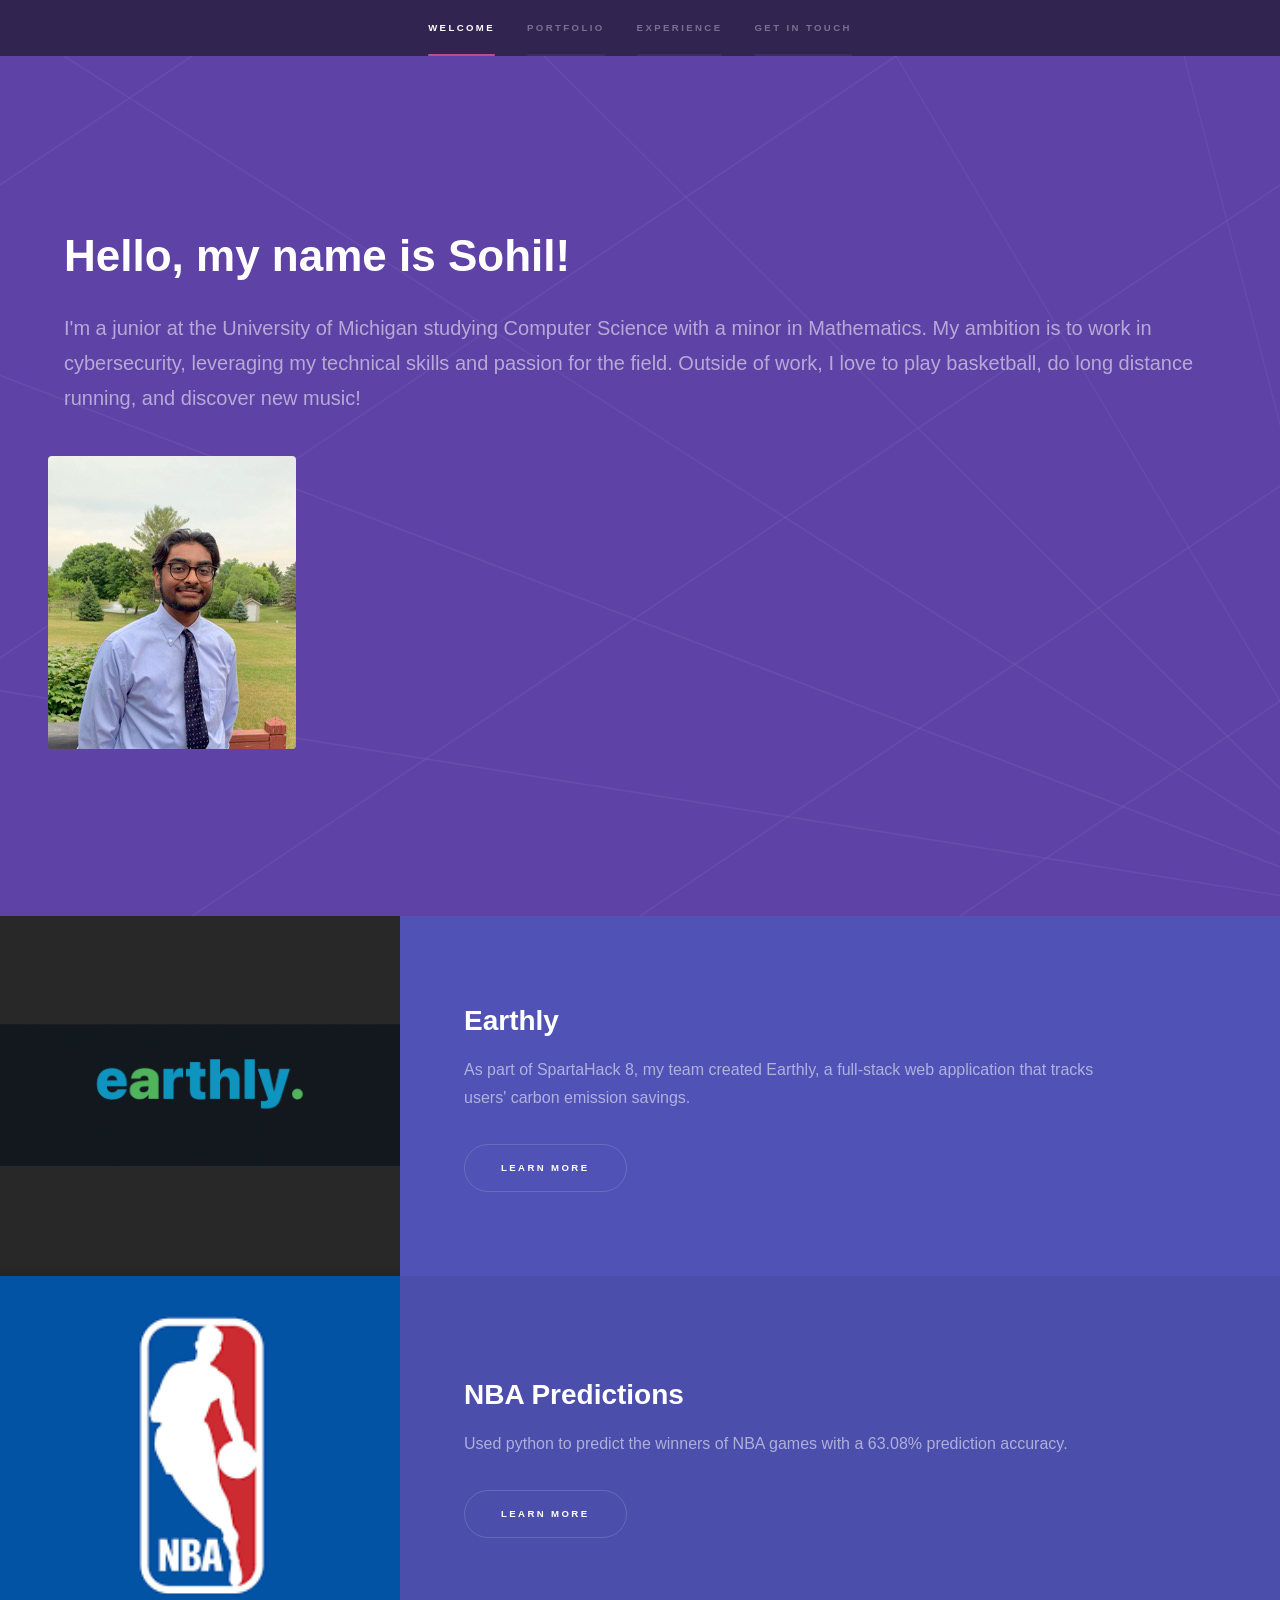
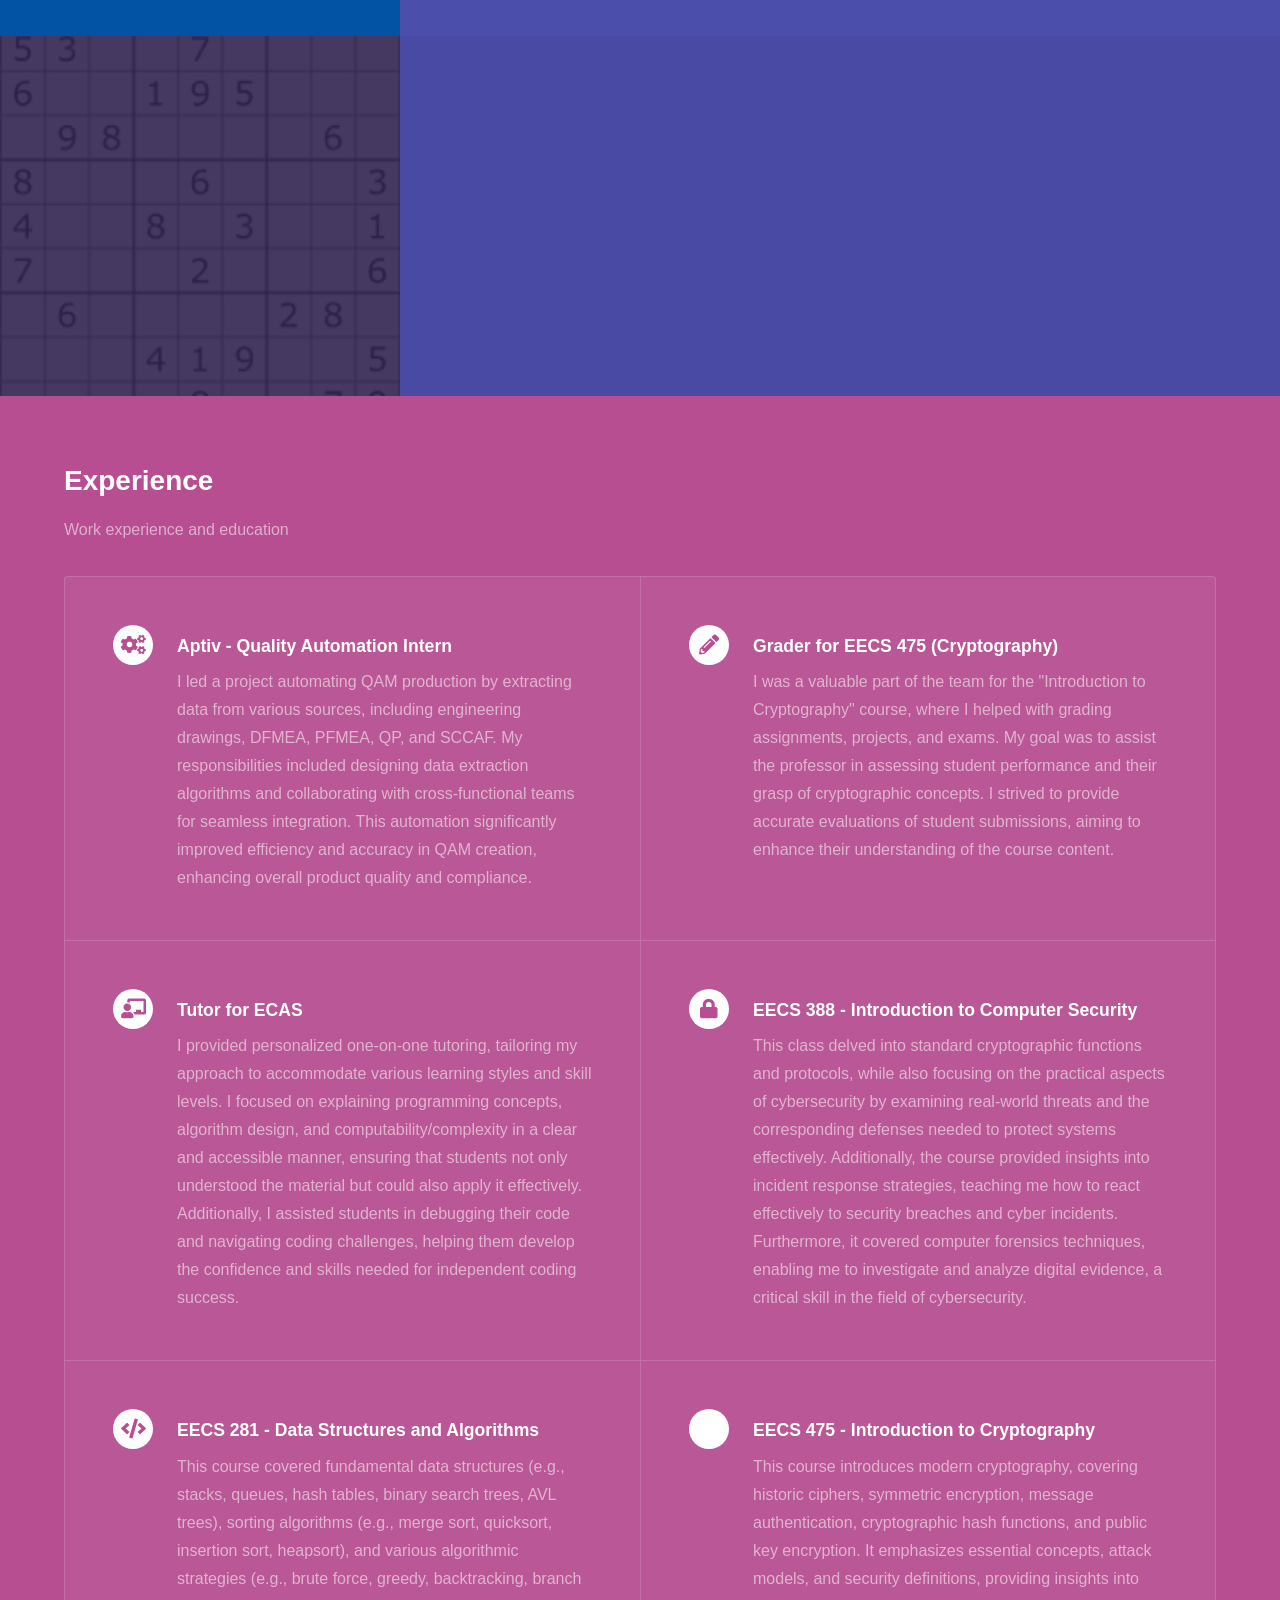
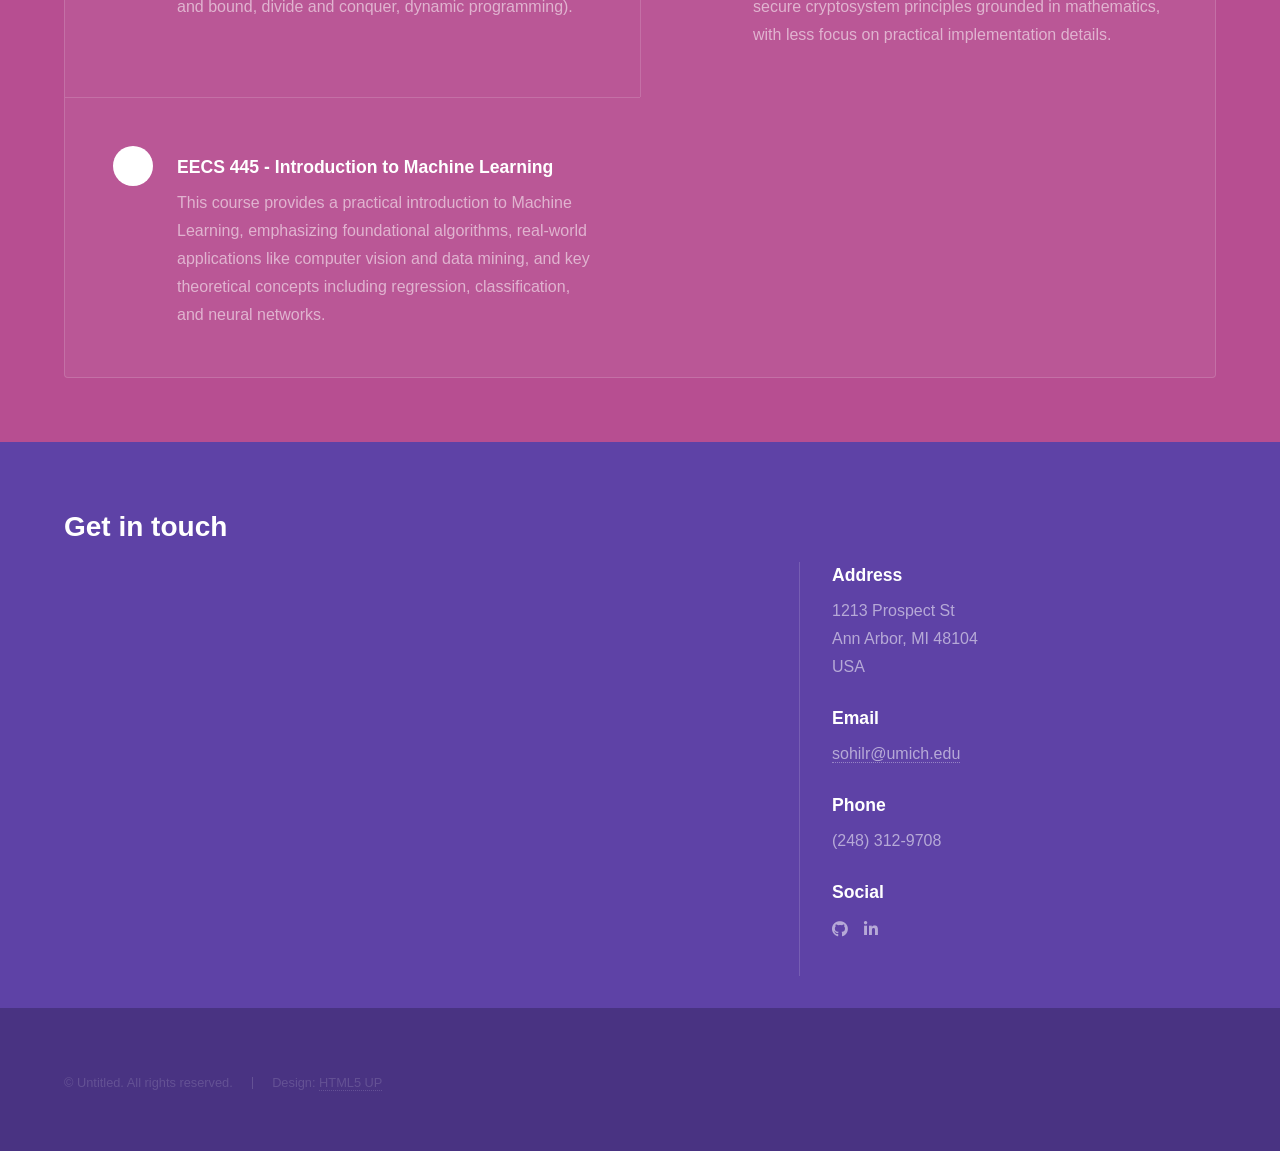
<file: index.html>
<!DOCTYPE HTML>
<!--
	Hyperspace by HTML5 UP
	html5up.net | @ajlkn
	Free for personal and commercial use under the CCA 3.0 license (html5up.net/license)
-->
<html>
	<head>
		<title>Sohil's Portfolio Website</title>
		<meta charset="utf-8" />
		<meta name="viewport" content="width=device-width, initial-scale=1, user-scalable=no" />
		<link rel="stylesheet" href="assets/css/main.css" />
		<noscript><link rel="stylesheet" href="assets/css/noscript.css" /></noscript>
	</head>
	<body class="is-preload">

		<!-- Sidebar -->
			<section id="sidebar">
				<div class="inner">
					<nav>
						<ul>
							<li><a href="#intro">Welcome</a></li>
							<li><a href="#one">Portfolio</a></li>
							<li><a href="#two">Experience</a></li>
							<li><a href="#three">Get in touch</a></li>
						</ul>
					</nav>
				</div>
			</section>

		<!-- Wrapper -->
			<div id="wrapper">

				<!-- Intro -->
					<section id="intro" class="wrapper style1 fullscreen fade-up">
						<div class="inner">
							<h1>Hello, my name is Sohil!</h1>
							<p>I'm a junior at the University of Michigan studying Computer Science 
								with a minor in Mathematics. My ambition is to work in cybersecurity, 
							leveraging my technical skills and passion for the field. Outside of work, I love to play
							basketball, do long distance running, and discover new music!</p>
							<ul class="actions">
								<a class="image"><img src="potrait.png" alt="" data-position="center center" /></a>
							</ul>
						</div>
					</section>

				<!-- One -->
					<section id="one" class="wrapper style2 spotlights">
						<section>
							<a class="image"><img src="logo.png" alt="" data-position="center center" /></a>
							<div class="content">
								<div class="inner">
									<h2>Earthly</h2>
									<p>As part of SpartaHack 8, my team created Earthly, a full-stack web application
										that tracks users' carbon emission savings. </p>
									<ul class="actions">
										<li><a href="earthly.html" class="button">Learn more</a></li>
									</ul>
								</div>
							</div>
						</section>
						<section>
							<a class="image"><img src="nba.png" alt="" data-position="top center" /></a>
							<div class="content">
								<div class="inner">
									<h2>NBA Predictions</h2>
									<p>Used python to predict the winners of NBA games with a 63.08% prediction accuracy.</p>
									<ul class="actions">
										<li><a href="nba.html" class="button">Learn more</a></li>
									</ul>
								</div>
							</div>
						</section>
						<section>
							<a class="image"><img src="sudoku.png" alt="" data-position="25% 25%" /></a>
							<div class="content">
								<div class="inner">
									<h2>Sudoku Solver</h2>
									<p>Solve any sudoku puzzle!</p>
									<ul class="actions">
										<li><a href="sudoku.html" class="button">Learn more</a></li>
									</ul>
								</div>
							</div>
						</section>
					</section>

				<!-- Two -->
					<section id="two" class="wrapper style3 fade-up">
						<div class="inner">
							<h2>Experience</h2>
							<p>Work experience and education</p>
							<div class="features">
								<section>
									<span class="icon solid major fa-cogs"></span>
									<h3>Aptiv - Quality Automation Intern</h3>
									<p>I led a project automating QAM production by extracting data from various sources, 
										including engineering drawings, DFMEA, PFMEA, QP, and SCCAF. My responsibilities 
										included designing data extraction algorithms and collaborating with cross-functional 
										teams for seamless integration. This automation significantly improved efficiency and accuracy 
										in QAM creation, enhancing overall product quality and compliance.</p>
								</section>
								<section>
									<span class="icon solid major fa-pencil-alt"></span>
									<h3>Grader for EECS 475 (Cryptography)</h3>
									<p>I was a valuable part of the team for the "Introduction to Cryptography" course, 
										where I helped with grading assignments, projects, and exams. My goal was to assist 
										the professor in assessing student performance and their grasp of cryptographic concepts. 
										I strived to provide accurate evaluations of student submissions, aiming to enhance 
										their understanding of the course content.</p>
								</section>
								<section>
									<span class="icon solid major fa-chalkboard-teacher"></span>
									<h3>Tutor for ECAS</h3>
									<p>
										I provided personalized one-on-one tutoring, tailoring my approach to accommodate various 
										learning styles and skill levels. I focused on explaining programming concepts, 
										algorithm design, and computability/complexity in a clear and accessible manner, ensuring that students 
										not only understood the material but could also apply it effectively. Additionally, I 
										assisted students in debugging their code and navigating coding challenges, helping them 
										develop the confidence and skills needed for independent coding success.</p>
								</section>
								<section>
									<span class="icon solid major fa-lock"></span>
									<h3>EECS 388 - Introduction to Computer Security</h3>
									<p>
										This class delved into standard cryptographic functions and protocols, while also 
										focusing on the practical aspects of cybersecurity by examining real-world threats 
										and the corresponding defenses needed to protect systems effectively. Additionally, 
										the course provided insights into incident response strategies, teaching me how to react 
										effectively to security breaches and cyber incidents. 
										Furthermore, it covered computer forensics techniques, enabling me to investigate 
										and analyze digital evidence, a critical skill in the field of cybersecurity.</p>
								</section>
								<section>
									<span class="icon solid major fa-code"></span>
									<h3>EECS 281 - Data Structures and Algorithms</h3>
									<p>This course covered fundamental data structures (e.g., stacks, queues, hash tables, 
										binary search trees, AVL trees), sorting algorithms (e.g., merge sort, quicksort, 
										insertion sort, heapsort), and various algorithmic strategies (e.g., brute force, 
										greedy, backtracking, branch and bound, divide and conquer, dynamic programming).</p>
								</section>
								<section>
									<span class="icon major fa-key"></span>
									<h3>EECS 475 - Introduction to Cryptography</h3>
									<p>This course introduces modern cryptography, covering historic ciphers, 
										symmetric encryption, message authentication, cryptographic hash functions, 
										and public key encryption. It emphasizes essential concepts, attack models, 
										and security definitions, providing insights into secure cryptosystem 
										principles grounded in mathematics, with less focus on practical implementation details.</p>
								</section>
								<section>
									<span class="icon major fa-brain"></span>
									<h3>EECS 445 - Introduction to Machine Learning</h3>
									<p>This course provides a practical introduction to Machine Learning, 
										emphasizing foundational algorithms, real-world applications like 
										computer vision and data mining, and key theoretical concepts including 
										regression, classification, and neural networks.</p>
								</section>
							</div>
						</div>
					</section>

				<!-- Three -->
					<section id="three" class="wrapper style1 fade-up">
						<div class="inner">
							<h2>Get in touch</h2>
							<div class="split style1">
								<section>
									<form method="post" action="#">
									</form>
								</section>
								<section>
									<ul class="contact">
										<li>
											<h3>Address</h3>
											<span>1213 Prospect St<br />
											Ann Arbor, MI 48104<br />
											USA</span>
										</li>
										<li>
											<h3>Email</h3>
											<a href="mailto:sohilr@umich.edu">sohilr@umich.edu</a>
										</li>
										<li>
											<h3>Phone</h3>
											<span>(248) 312-9708</span>
										</li>
										<li>
											<h3>Social</h3>
											<ul class="icons">
												<li><a href="https://github.com/sohilr" class="icon brands fa-github"><span class="label">GitHub</span></a></li>
												<li><a href="https://www.linkedin.com/in/sohil-ramachandra-026374222" class="icon brands fa-linkedin-in"><span class="label">LinkedIn</span></a></li>
											</ul>
										</li>
									</ul>
								</section>
							</div>
						</div>
					</section>

			</div>

		<!-- Footer -->
			<footer id="footer" class="wrapper style1-alt">
				<div class="inner">
					<ul class="menu">
						<li>&copy; Untitled. All rights reserved.</li><li>Design: <a href="http://html5up.net">HTML5 UP</a></li>
					</ul>
				</div>
			</footer>

		<!-- Scripts -->
			<script src="assets/js/jquery.min.js"></script>
			<script src="assets/js/jquery.scrollex.min.js"></script>
			<script src="assets/js/jquery.scrolly.min.js"></script>
			<script src="assets/js/browser.min.js"></script>
			<script src="assets/js/breakpoints.min.js"></script>
			<script src="assets/js/util.js"></script>
			<script src="assets/js/main.js"></script>

	</body>
</html>
</file>
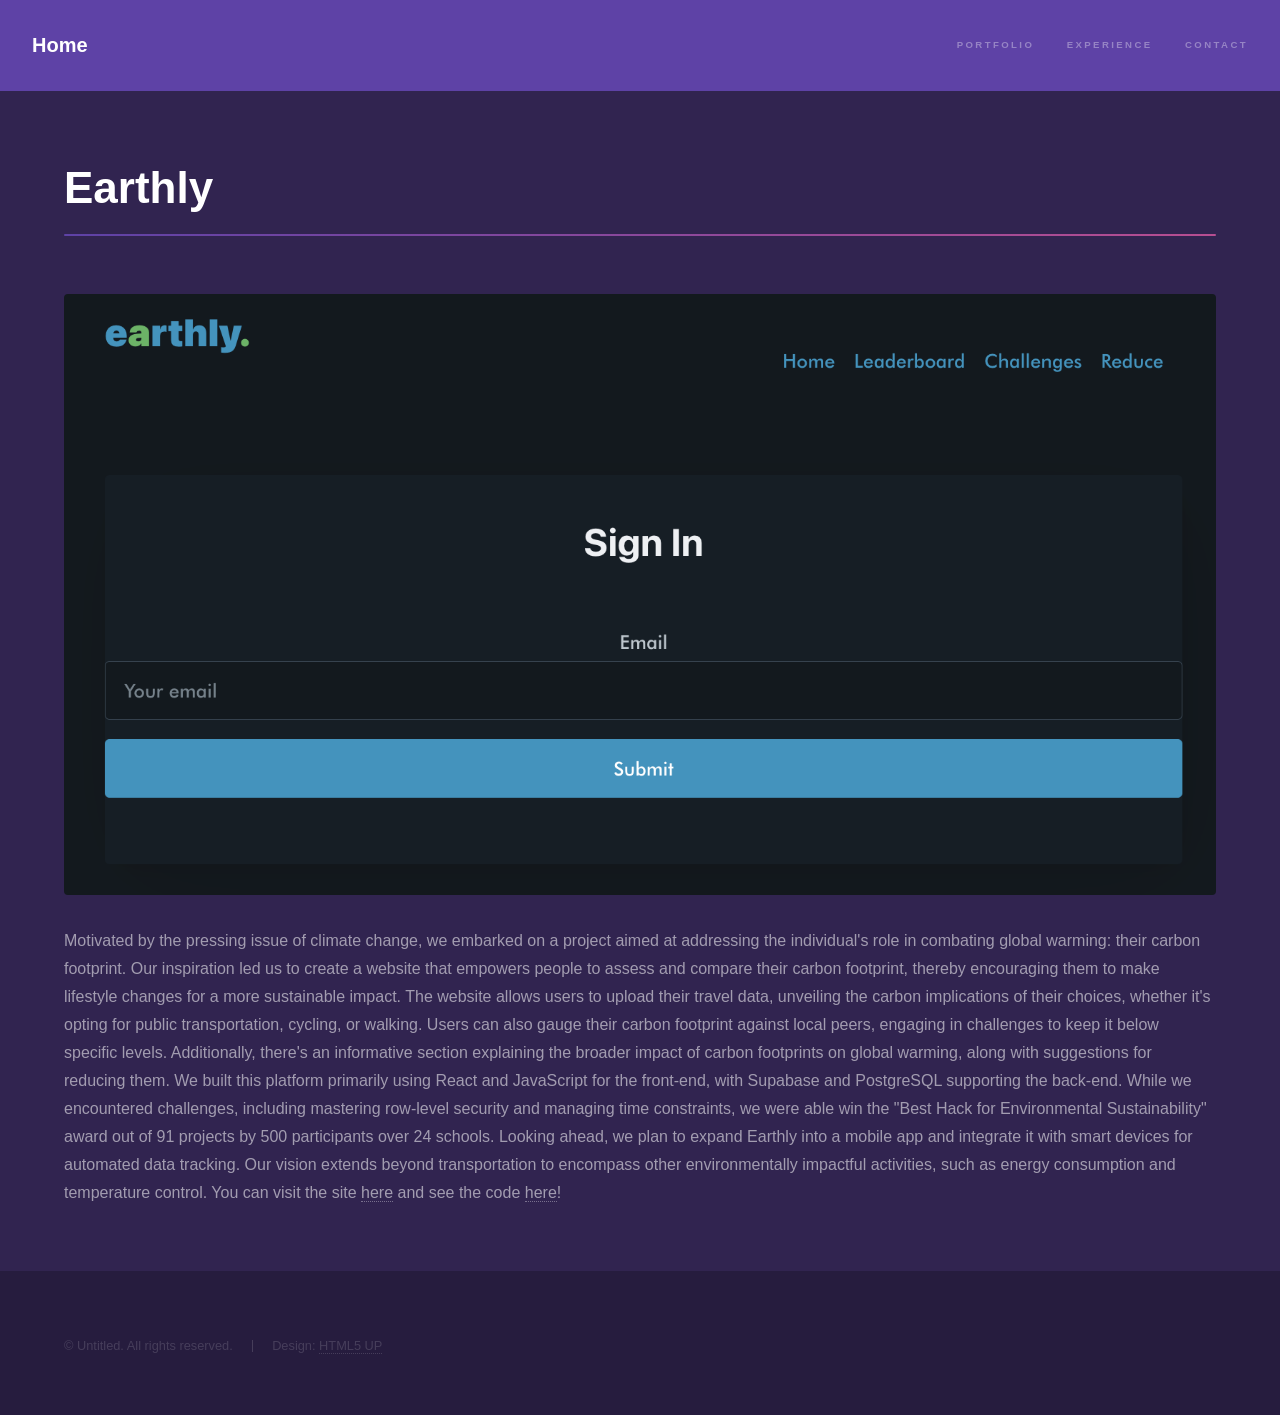
<file: earthly.html>
<!DOCTYPE HTML>
<!--
	Hyperspace by HTML5 UP
	html5up.net | @ajlkn
	Free for personal and commercial use under the CCA 3.0 license (html5up.net/license)
-->
<html>
	<head>
		<title>Earthly</title>
		<meta charset="utf-8" />
		<meta name="viewport" content="width=device-width, initial-scale=1, user-scalable=no" />
		<link rel="stylesheet" href="assets/css/main.css" />
		<noscript><link rel="stylesheet" href="assets/css/noscript.css" /></noscript>
	</head>
	<body class="is-preload">

		<!-- Header -->
			<header id="header">
				<a href="index.html" class="title">Home</a>
				<nav>
					<ul>
						<li><a href="index.html#one">Portfolio</a></li>
						<li><a href="index.html#two">Experience</a></li>
						<li><a href="index.html#three">Contact</a></li>
					</ul>
				</nav>
			</header>

		<!-- Wrapper -->
			<div id="wrapper">

				<!-- Main -->
					<section id="main" class="wrapper">
						<div class="inner">
							<h1 class="major">Earthly</h1>
							<span class="image fit"><img src="Auth.png" alt="" /></span>
							<p>Motivated by the pressing issue of climate change, we embarked on a 
								project aimed at addressing the individual's role in combating global 
								warming: their carbon footprint. Our inspiration led us to create a website that 
								empowers people to assess and compare their carbon footprint, thereby 
								encouraging them to make lifestyle changes for a more sustainable impact. 
								The website allows users to upload their travel data, unveiling the 
								carbon implications of their choices, whether it's opting for public 
								transportation, cycling, or walking. Users can also gauge their carbon 
								footprint against local peers, engaging in challenges to keep it below 
								specific levels. Additionally, there's an informative section explaining 
								the broader impact of carbon footprints on global warming, along with suggestions 
								for reducing them. We built this platform primarily using React and JavaScript 
								for the front-end, with Supabase and PostgreSQL supporting the back-end. 
								While we encountered challenges, including mastering row-level security and managing 
								time constraints, we were able win the "Best Hack for Environmental Sustainability" award
								out of 91 projects by 500 participants over 24 schools. Looking ahead, we plan to expand 
								Earthly into a mobile app and integrate it with smart devices for automated data tracking. 
								Our vision extends beyond transportation to encompass other environmentally impactful activities, 
								such as energy consumption and temperature control. You can visit the site 
								<a href="https://earthly.zavaar.net">here</a> and see the code <a href="https://github.com/mlyoung25/earthly">
									here</a>!</p>
						</div>
					</section>

			</div>

		<!-- Footer -->
			<footer id="footer" class="wrapper alt">
				<div class="inner">
					<ul class="menu">
						<li>&copy; Untitled. All rights reserved.</li><li>Design: <a href="http://html5up.net">HTML5 UP</a></li>
					</ul>
				</div>
			</footer>

		<!-- Scripts -->
			<script src="assets/js/jquery.min.js"></script>
			<script src="assets/js/jquery.scrollex.min.js"></script>
			<script src="assets/js/jquery.scrolly.min.js"></script>
			<script src="assets/js/browser.min.js"></script>
			<script src="assets/js/breakpoints.min.js"></script>
			<script src="assets/js/util.js"></script>
			<script src="assets/js/main.js"></script>

	</body>
</html>
</file>
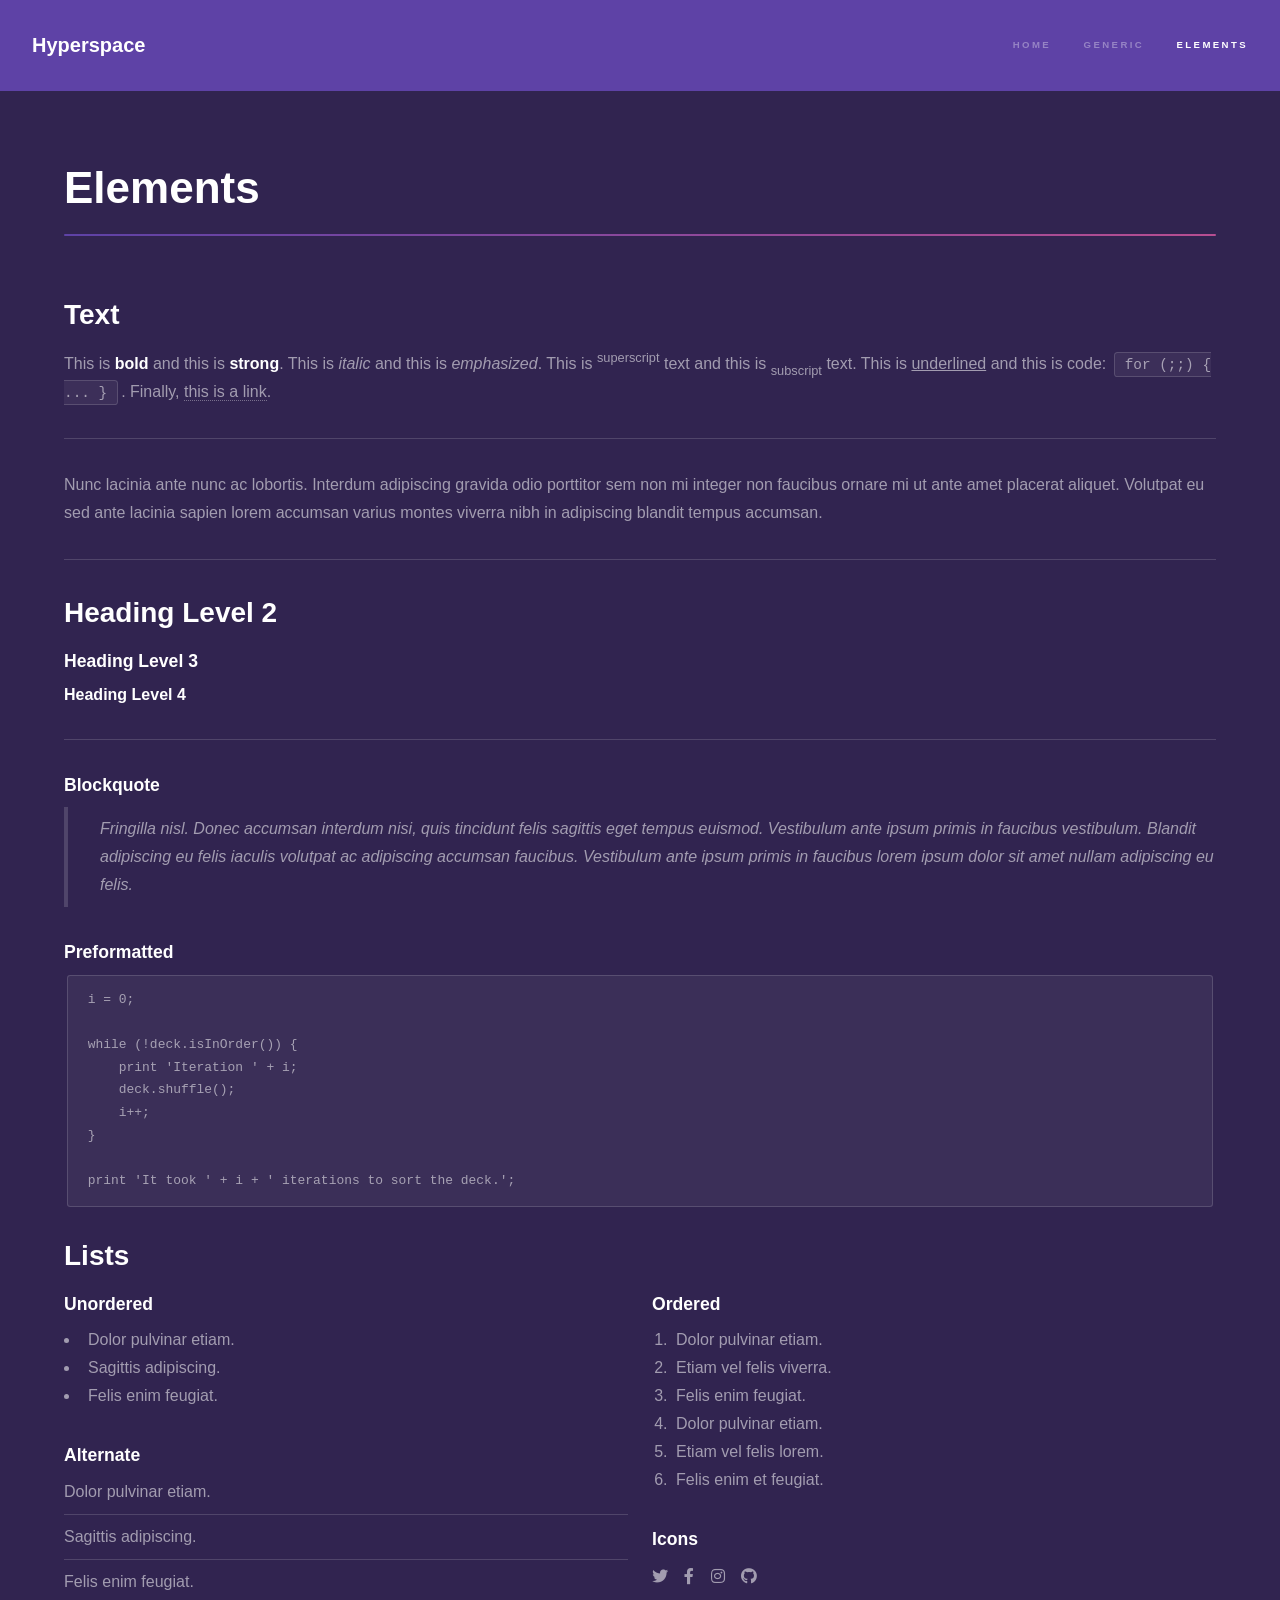
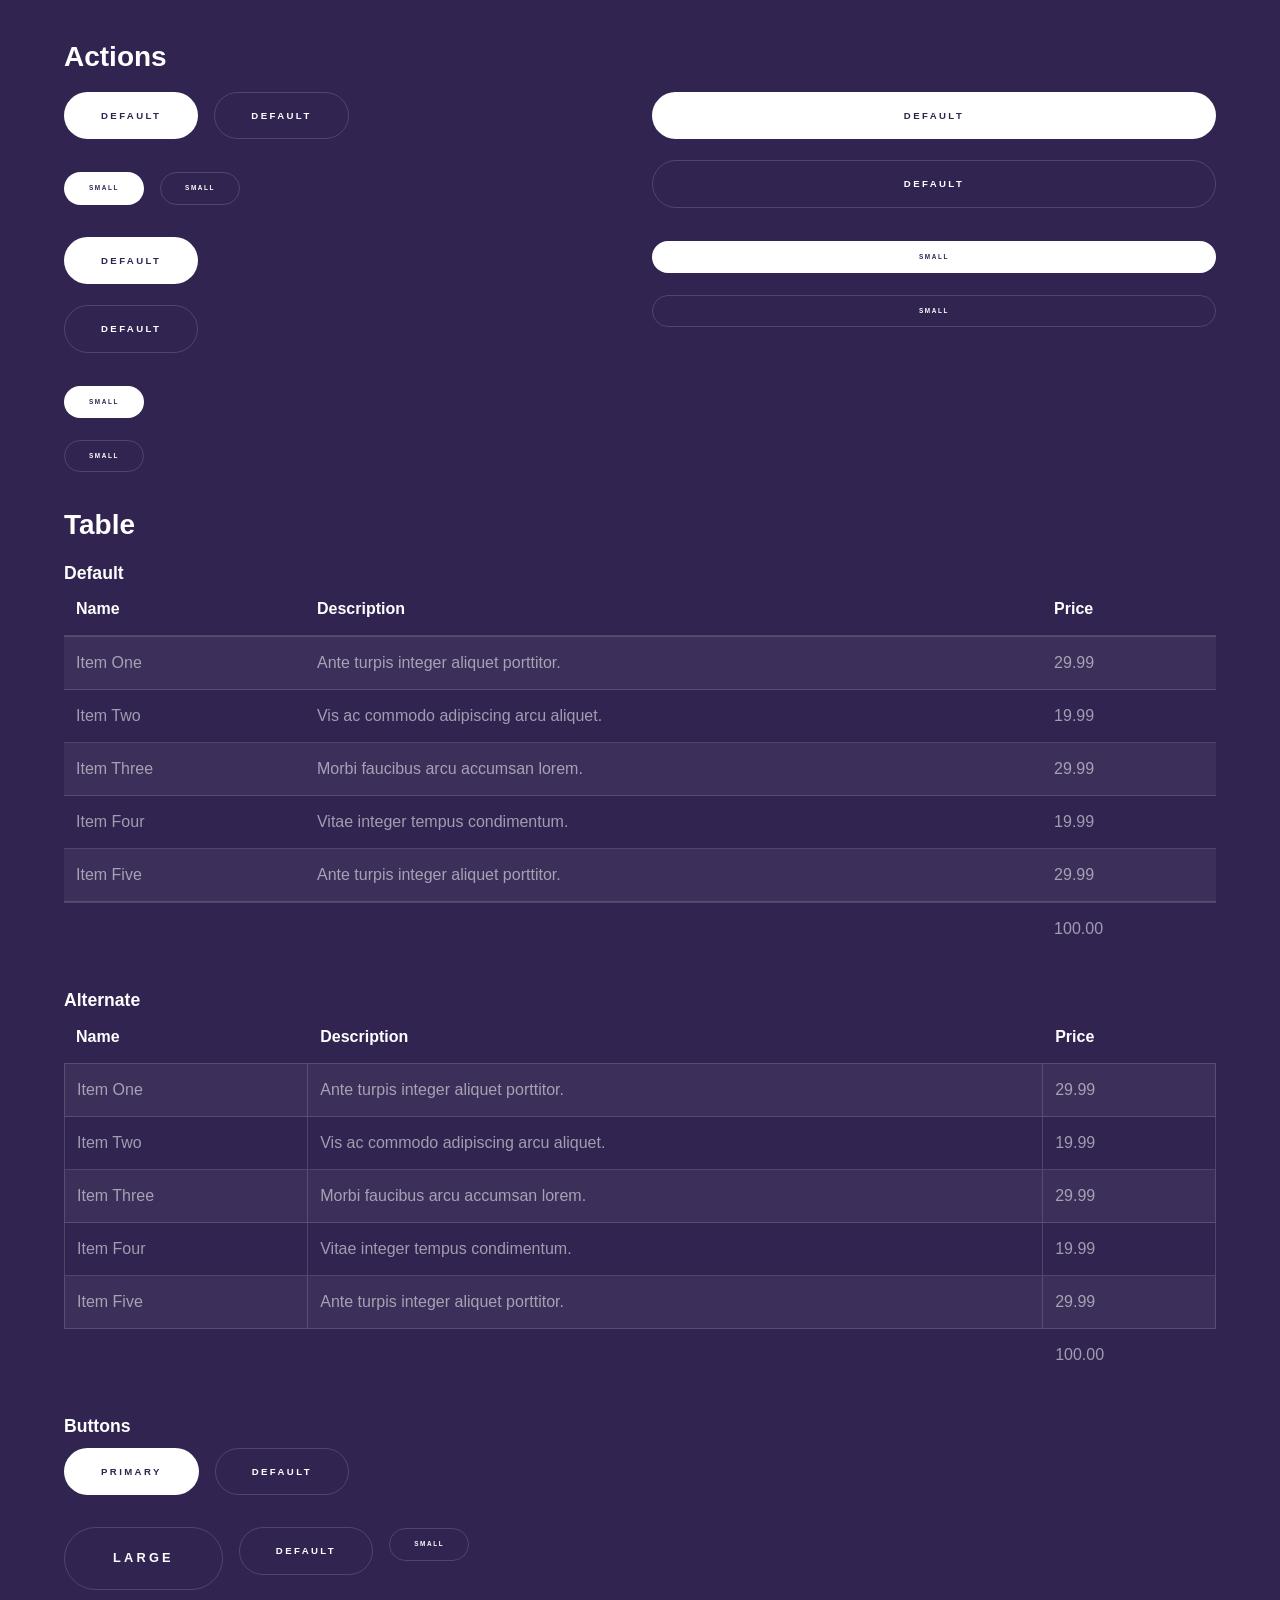
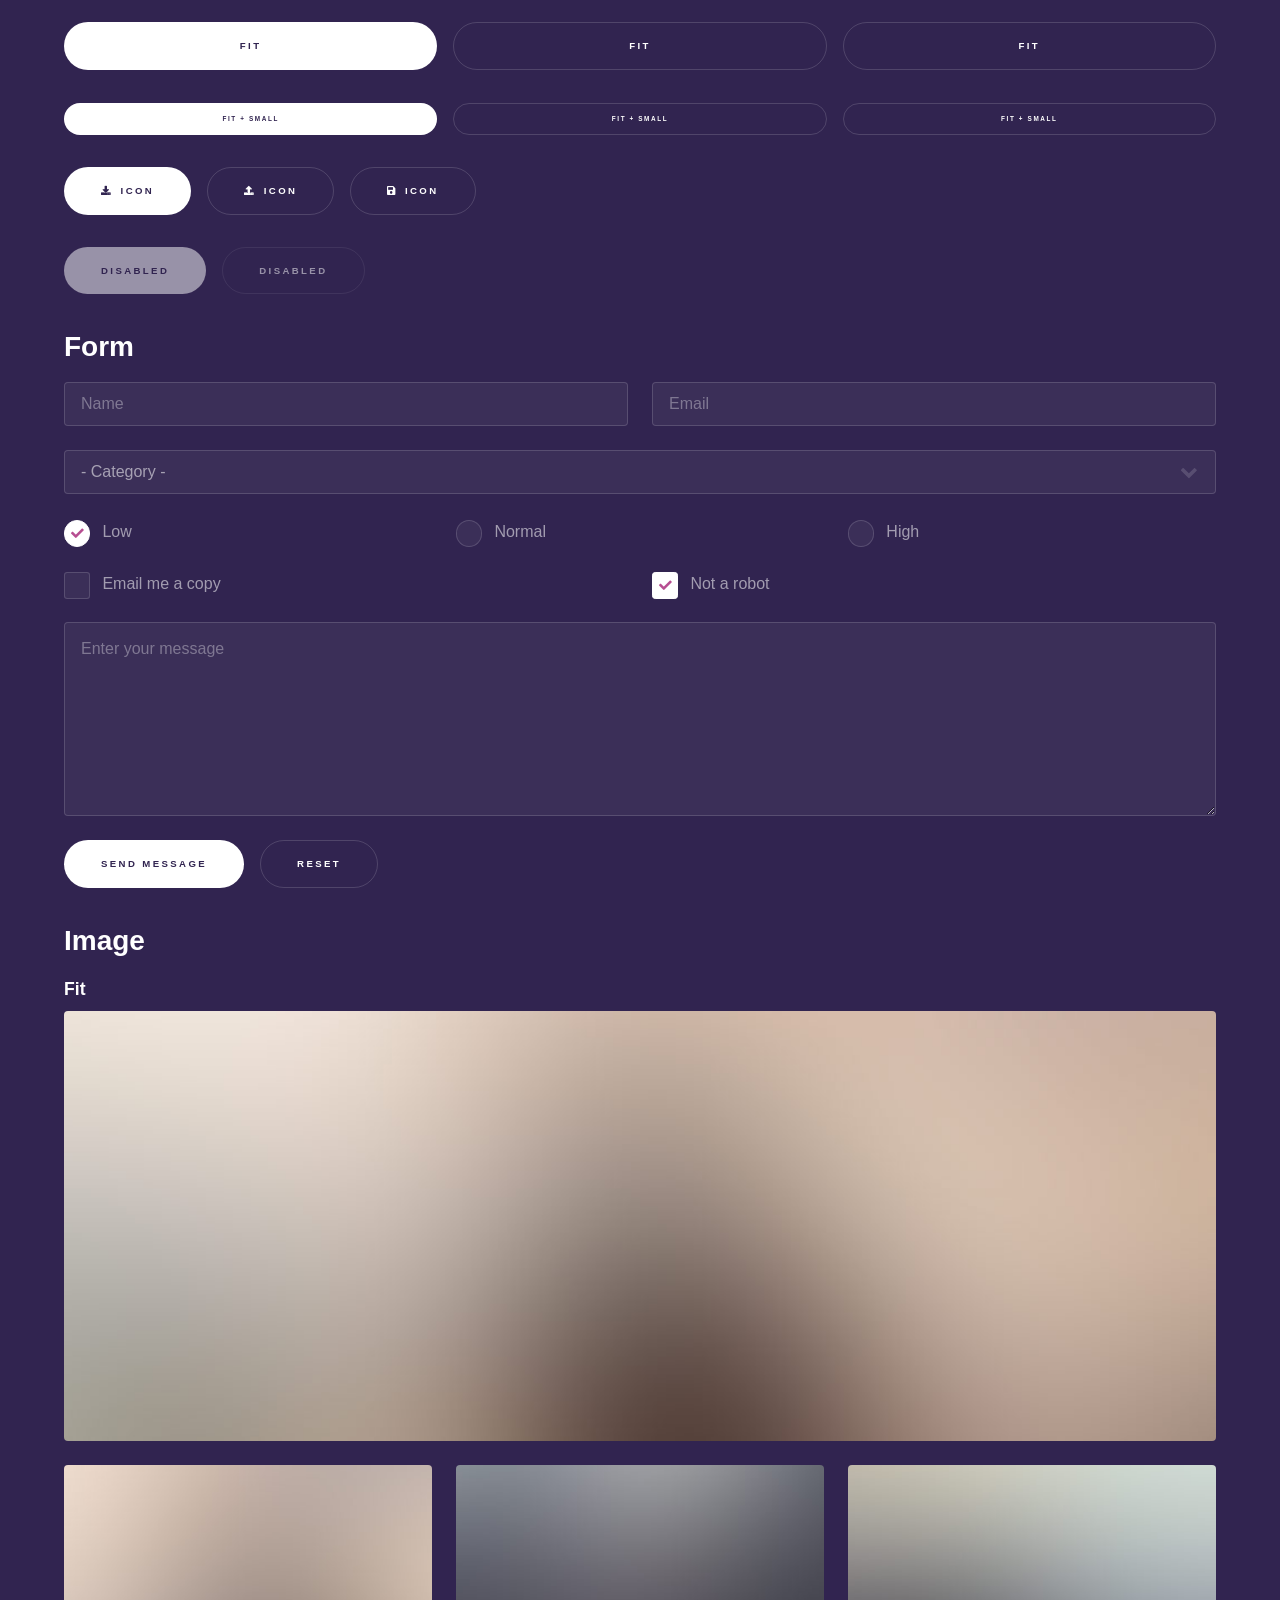
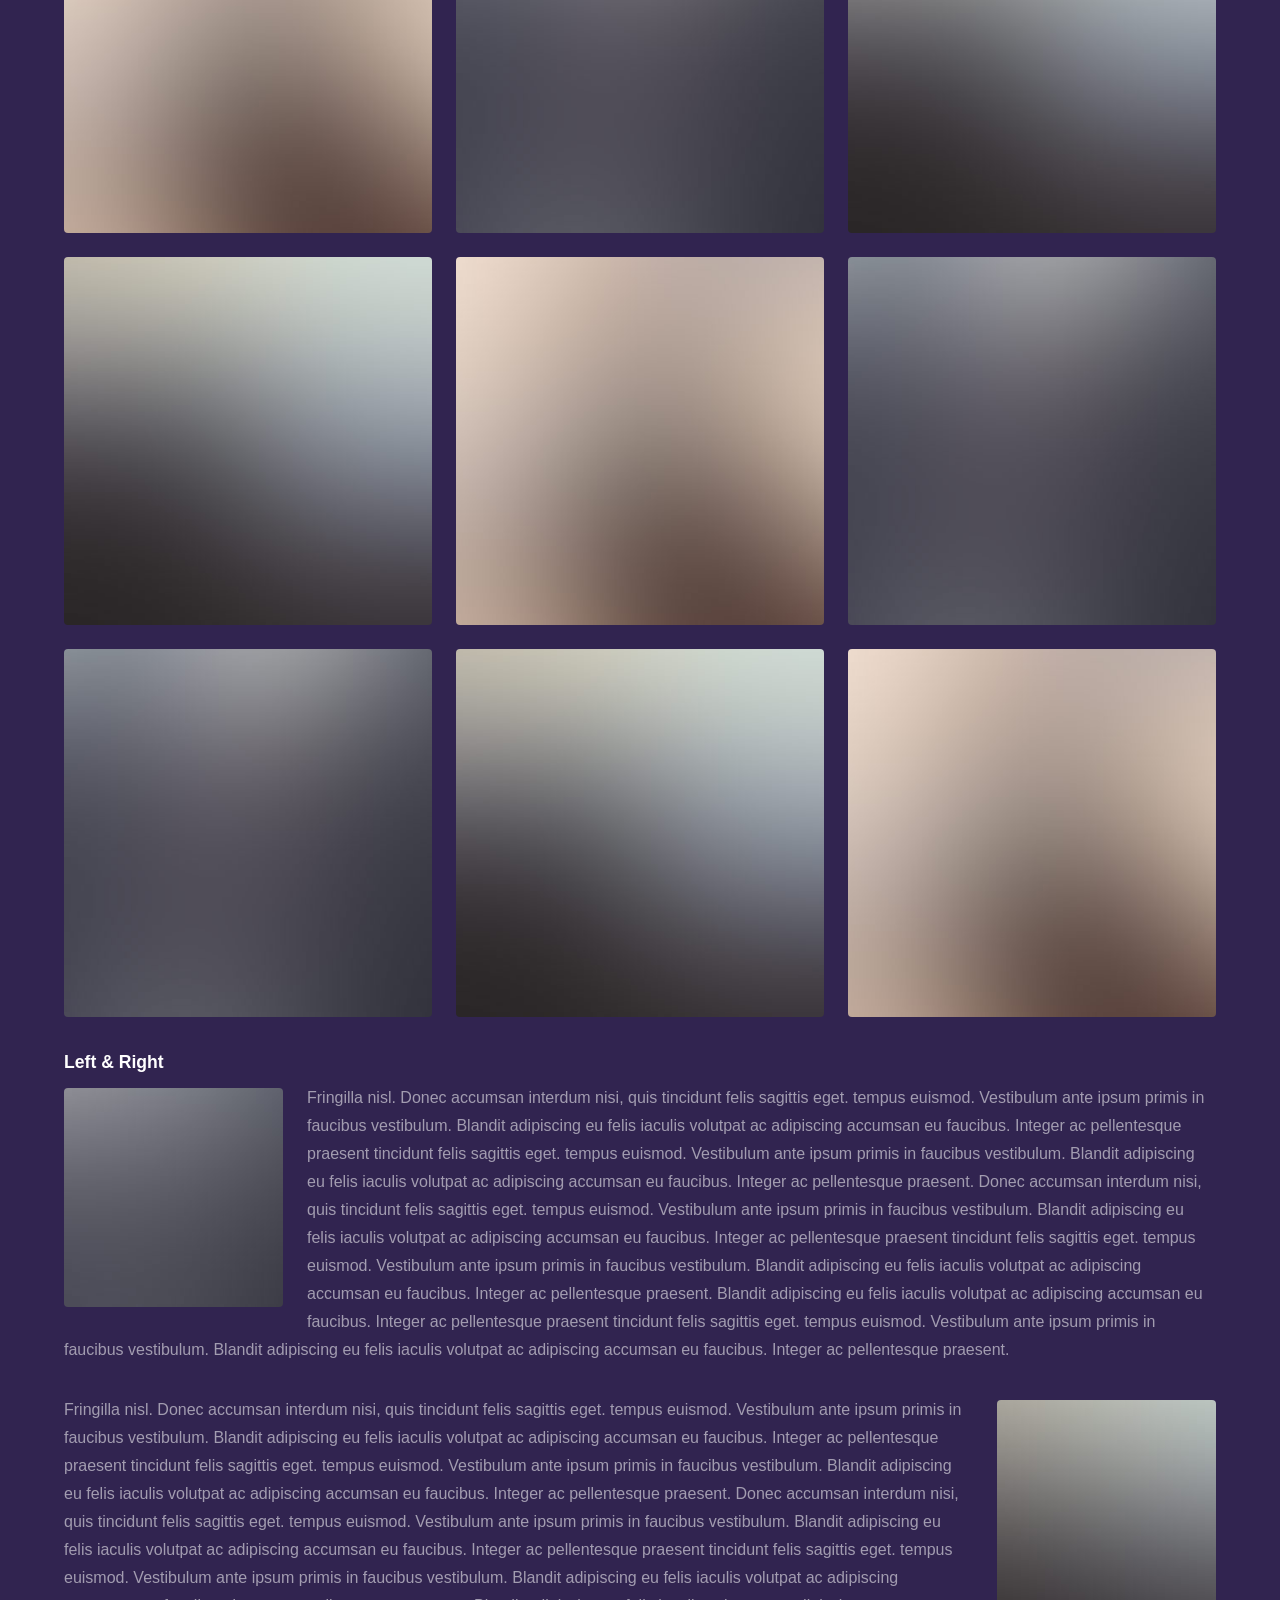
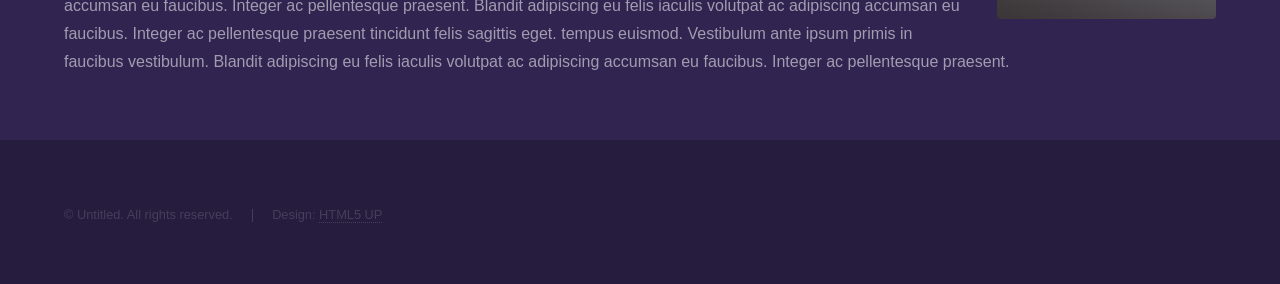
<file: elemental.html>
<!DOCTYPE HTML>
<!--
	Hyperspace by HTML5 UP
	html5up.net | @ajlkn
	Free for personal and commercial use under the CCA 3.0 license (html5up.net/license)
-->
<html>
	<head>
		<title>Elements - Hyperspace by HTML5 UP</title>
		<meta charset="utf-8" />
		<meta name="viewport" content="width=device-width, initial-scale=1, user-scalable=no" />
		<link rel="stylesheet" href="assets/css/main.css" />
		<noscript><link rel="stylesheet" href="assets/css/noscript.css" /></noscript>
	</head>
	<body class="is-preload">

		<!-- Header -->
			<header id="header">
				<a href="index.html" class="title">Hyperspace</a>
				<nav>
					<ul>
						<li><a href="index.html">Home</a></li>
						<li><a href="generic.html">Generic</a></li>
						<li><a href="elements.html"  class="active">Elements</a></li>
					</ul>
				</nav>
			</header>

		<!-- Wrapper -->
			<div id="wrapper">

				<!-- Main -->
					<section id="main" class="wrapper">
						<div class="inner">
							<h1 class="major">Elements</h1>

							<!-- Text -->
								<section>
									<h2>Text</h2>
									<p>This is <b>bold</b> and this is <strong>strong</strong>. This is <i>italic</i> and this is <em>emphasized</em>.
									This is <sup>superscript</sup> text and this is <sub>subscript</sub> text.
									This is <u>underlined</u> and this is code: <code>for (;;) { ... }</code>. Finally, <a href="#">this is a link</a>.</p>
									<hr />
									<p>Nunc lacinia ante nunc ac lobortis. Interdum adipiscing gravida odio porttitor sem non mi integer non faucibus ornare mi ut ante amet placerat aliquet. Volutpat eu sed ante lacinia sapien lorem accumsan varius montes viverra nibh in adipiscing blandit tempus accumsan.</p>
									<hr />
									<h2>Heading Level 2</h2>
									<h3>Heading Level 3</h3>
									<h4>Heading Level 4</h4>
									<hr />
									<h3>Blockquote</h3>
									<blockquote>Fringilla nisl. Donec accumsan interdum nisi, quis tincidunt felis sagittis eget tempus euismod. Vestibulum ante ipsum primis in faucibus vestibulum. Blandit adipiscing eu felis iaculis volutpat ac adipiscing accumsan faucibus. Vestibulum ante ipsum primis in faucibus lorem ipsum dolor sit amet nullam adipiscing eu felis.</blockquote>
									<h3>Preformatted</h3>
									<pre><code>i = 0;

while (!deck.isInOrder()) {
    print 'Iteration ' + i;
    deck.shuffle();
    i++;
}

print 'It took ' + i + ' iterations to sort the deck.';</code></pre>
								</section>

							<!-- Lists -->
								<section>
									<h2>Lists</h2>
									<div class="row">
										<div class="col-6 col-12-medium">
											<h3>Unordered</h3>
											<ul>
												<li>Dolor pulvinar etiam.</li>
												<li>Sagittis adipiscing.</li>
												<li>Felis enim feugiat.</li>
											</ul>
											<h3>Alternate</h3>
											<ul class="alt">
												<li>Dolor pulvinar etiam.</li>
												<li>Sagittis adipiscing.</li>
												<li>Felis enim feugiat.</li>
											</ul>
										</div>
										<div class="col-6 col-12-medium">
											<h3>Ordered</h3>
											<ol>
												<li>Dolor pulvinar etiam.</li>
												<li>Etiam vel felis viverra.</li>
												<li>Felis enim feugiat.</li>
												<li>Dolor pulvinar etiam.</li>
												<li>Etiam vel felis lorem.</li>
												<li>Felis enim et feugiat.</li>
											</ol>
											<h3>Icons</h3>
											<ul class="icons">
												<li><a href="#" class="icon brands fa-twitter"><span class="label">Twitter</span></a></li>
												<li><a href="#" class="icon brands fa-facebook-f"><span class="label">Facebook</span></a></li>
												<li><a href="#" class="icon brands fa-instagram"><span class="label">Instagram</span></a></li>
												<li><a href="#" class="icon brands fa-github"><span class="label">Github</span></a></li>
											</ul>
										</div>
									</div>
									<h2>Actions</h2>
									<div class="row">
										<div class="col-6 col-12-medium">
											<ul class="actions">
												<li><a href="#" class="button primary">Default</a></li>
												<li><a href="#" class="button">Default</a></li>
											</ul>
											<ul class="actions small">
												<li><a href="#" class="button primary small">Small</a></li>
												<li><a href="#" class="button small">Small</a></li>
											</ul>
											<ul class="actions stacked">
												<li><a href="#" class="button primary">Default</a></li>
												<li><a href="#" class="button">Default</a></li>
											</ul>
											<ul class="actions stacked">
												<li><a href="#" class="button primary small">Small</a></li>
												<li><a href="#" class="button small">Small</a></li>
											</ul>
										</div>
										<div class="col-6 col-12-medium">
											<ul class="actions stacked">
												<li><a href="#" class="button primary fit">Default</a></li>
												<li><a href="#" class="button fit">Default</a></li>
											</ul>
											<ul class="actions stacked">
												<li><a href="#" class="button primary small fit">Small</a></li>
												<li><a href="#" class="button small fit">Small</a></li>
											</ul>
										</div>
									</div>
								</section>

							<!-- Table -->
								<section>
									<h2>Table</h2>
									<h3>Default</h3>
									<div class="table-wrapper">
										<table>
											<thead>
												<tr>
													<th>Name</th>
													<th>Description</th>
													<th>Price</th>
												</tr>
											</thead>
											<tbody>
												<tr>
													<td>Item One</td>
													<td>Ante turpis integer aliquet porttitor.</td>
													<td>29.99</td>
												</tr>
												<tr>
													<td>Item Two</td>
													<td>Vis ac commodo adipiscing arcu aliquet.</td>
													<td>19.99</td>
												</tr>
												<tr>
													<td>Item Three</td>
													<td> Morbi faucibus arcu accumsan lorem.</td>
													<td>29.99</td>
												</tr>
												<tr>
													<td>Item Four</td>
													<td>Vitae integer tempus condimentum.</td>
													<td>19.99</td>
												</tr>
												<tr>
													<td>Item Five</td>
													<td>Ante turpis integer aliquet porttitor.</td>
													<td>29.99</td>
												</tr>
											</tbody>
											<tfoot>
												<tr>
													<td colspan="2"></td>
													<td>100.00</td>
												</tr>
											</tfoot>
										</table>
									</div>

									<h3>Alternate</h3>
									<div class="table-wrapper">
										<table class="alt">
											<thead>
												<tr>
													<th>Name</th>
													<th>Description</th>
													<th>Price</th>
												</tr>
											</thead>
											<tbody>
												<tr>
													<td>Item One</td>
													<td>Ante turpis integer aliquet porttitor.</td>
													<td>29.99</td>
												</tr>
												<tr>
													<td>Item Two</td>
													<td>Vis ac commodo adipiscing arcu aliquet.</td>
													<td>19.99</td>
												</tr>
												<tr>
													<td>Item Three</td>
													<td> Morbi faucibus arcu accumsan lorem.</td>
													<td>29.99</td>
												</tr>
												<tr>
													<td>Item Four</td>
													<td>Vitae integer tempus condimentum.</td>
													<td>19.99</td>
												</tr>
												<tr>
													<td>Item Five</td>
													<td>Ante turpis integer aliquet porttitor.</td>
													<td>29.99</td>
												</tr>
											</tbody>
											<tfoot>
												<tr>
													<td colspan="2"></td>
													<td>100.00</td>
												</tr>
											</tfoot>
										</table>
									</div>
								</section>

							<!-- Buttons -->
								<section>
									<h3>Buttons</h3>
									<ul class="actions">
										<li><a href="#" class="button primary">Primary</a></li>
										<li><a href="#" class="button">Default</a></li>
									</ul>
									<ul class="actions">
										<li><a href="#" class="button large">Large</a></li>
										<li><a href="#" class="button">Default</a></li>
										<li><a href="#" class="button small">Small</a></li>
									</ul>
									<ul class="actions fit">
										<li><a href="#" class="button primary fit">Fit</a></li>
										<li><a href="#" class="button fit">Fit</a></li>
										<li><a href="#" class="button fit">Fit</a></li>
									</ul>
									<ul class="actions fit small">
										<li><a href="#" class="button primary fit small">Fit + Small</a></li>
										<li><a href="#" class="button fit small">Fit + Small</a></li>
										<li><a href="#" class="button fit small">Fit + Small</a></li>
									</ul>
									<ul class="actions">
										<li><a href="#" class="button primary icon solid fa-download">Icon</a></li>
										<li><a href="#" class="button icon solid fa-upload">Icon</a></li>
										<li><a href="#" class="button icon solid fa-save">Icon</a></li>
									</ul>
									<ul class="actions">
										<li><span class="button primary disabled">Disabled</span></li>
										<li><span class="button disabled">Disabled</span></li>
									</ul>
								</section>

							<!-- Form -->
								<section>
									<h2>Form</h2>
									<form method="post" action="#">
										<div class="row gtr-uniform">
											<div class="col-6 col-12-xsmall">
												<input type="text" name="demo-name" id="demo-name" value="" placeholder="Name" />
											</div>
											<div class="col-6 col-12-xsmall">
												<input type="email" name="demo-email" id="demo-email" value="" placeholder="Email" />
											</div>
											<div class="col-12">
												<select name="demo-category" id="demo-category">
													<option value="">- Category -</option>
													<option value="1">Manufacturing</option>
													<option value="1">Shipping</option>
													<option value="1">Administration</option>
													<option value="1">Human Resources</option>
												</select>
											</div>
											<div class="col-4 col-12-small">
												<input type="radio" id="demo-priority-low" name="demo-priority" checked>
												<label for="demo-priority-low">Low</label>
											</div>
											<div class="col-4 col-12-small">
												<input type="radio" id="demo-priority-normal" name="demo-priority">
												<label for="demo-priority-normal">Normal</label>
											</div>
											<div class="col-4 col-12-small">
												<input type="radio" id="demo-priority-high" name="demo-priority">
												<label for="demo-priority-high">High</label>
											</div>
											<div class="col-6 col-12-small">
												<input type="checkbox" id="demo-copy" name="demo-copy">
												<label for="demo-copy">Email me a copy</label>
											</div>
											<div class="col-6 col-12-small">
												<input type="checkbox" id="demo-human" name="demo-human" checked>
												<label for="demo-human">Not a robot</label>
											</div>
											<div class="col-12">
												<textarea name="demo-message" id="demo-message" placeholder="Enter your message" rows="6"></textarea>
											</div>
											<div class="col-12">
												<ul class="actions">
													<li><input type="submit" value="Send Message" class="primary" /></li>
													<li><input type="reset" value="Reset" /></li>
												</ul>
											</div>
										</div>
									</form>
								</section>

							<!-- Image -->
								<section>
									<h2>Image</h2>
									<h3>Fit</h3>
									<div class="box alt">
										<div class="row gtr-uniform">
											<div class="col-12"><span class="image fit"><img src="images/pic04.jpg" alt="" /></span></div>
											<div class="col-4"><span class="image fit"><img src="images/pic01.jpg" alt="" /></span></div>
											<div class="col-4"><span class="image fit"><img src="images/pic02.jpg" alt="" /></span></div>
											<div class="col-4"><span class="image fit"><img src="images/pic03.jpg" alt="" /></span></div>
											<div class="col-4"><span class="image fit"><img src="images/pic03.jpg" alt="" /></span></div>
											<div class="col-4"><span class="image fit"><img src="images/pic01.jpg" alt="" /></span></div>
											<div class="col-4"><span class="image fit"><img src="images/pic02.jpg" alt="" /></span></div>
											<div class="col-4"><span class="image fit"><img src="images/pic02.jpg" alt="" /></span></div>
											<div class="col-4"><span class="image fit"><img src="images/pic03.jpg" alt="" /></span></div>
											<div class="col-4"><span class="image fit"><img src="images/pic01.jpg" alt="" /></span></div>
										</div>
									</div>
									<h3>Left &amp; Right</h3>
									<p><span class="image left"><img src="images/pic05.jpg" alt="" /></span>Fringilla nisl. Donec accumsan interdum nisi, quis tincidunt felis sagittis eget. tempus euismod. Vestibulum ante ipsum primis in faucibus vestibulum. Blandit adipiscing eu felis iaculis volutpat ac adipiscing accumsan eu faucibus. Integer ac pellentesque praesent tincidunt felis sagittis eget. tempus euismod. Vestibulum ante ipsum primis in faucibus vestibulum. Blandit adipiscing eu felis iaculis volutpat ac adipiscing accumsan eu faucibus. Integer ac pellentesque praesent. Donec accumsan interdum nisi, quis tincidunt felis sagittis eget. tempus euismod. Vestibulum ante ipsum primis in faucibus vestibulum. Blandit adipiscing eu felis iaculis volutpat ac adipiscing accumsan eu faucibus. Integer ac pellentesque praesent tincidunt felis sagittis eget. tempus euismod. Vestibulum ante ipsum primis in faucibus vestibulum. Blandit adipiscing eu felis iaculis volutpat ac adipiscing accumsan eu faucibus. Integer ac pellentesque praesent. Blandit adipiscing eu felis iaculis volutpat ac adipiscing accumsan eu faucibus. Integer ac pellentesque praesent tincidunt felis sagittis eget. tempus euismod. Vestibulum ante ipsum primis in faucibus vestibulum. Blandit adipiscing eu felis iaculis volutpat ac adipiscing accumsan eu faucibus. Integer ac pellentesque praesent.</p>
									<p><span class="image right"><img src="images/pic06.jpg" alt="" /></span>Fringilla nisl. Donec accumsan interdum nisi, quis tincidunt felis sagittis eget. tempus euismod. Vestibulum ante ipsum primis in faucibus vestibulum. Blandit adipiscing eu felis iaculis volutpat ac adipiscing accumsan eu faucibus. Integer ac pellentesque praesent tincidunt felis sagittis eget. tempus euismod. Vestibulum ante ipsum primis in faucibus vestibulum. Blandit adipiscing eu felis iaculis volutpat ac adipiscing accumsan eu faucibus. Integer ac pellentesque praesent. Donec accumsan interdum nisi, quis tincidunt felis sagittis eget. tempus euismod. Vestibulum ante ipsum primis in faucibus vestibulum. Blandit adipiscing eu felis iaculis volutpat ac adipiscing accumsan eu faucibus. Integer ac pellentesque praesent tincidunt felis sagittis eget. tempus euismod. Vestibulum ante ipsum primis in faucibus vestibulum. Blandit adipiscing eu felis iaculis volutpat ac adipiscing accumsan eu faucibus. Integer ac pellentesque praesent. Blandit adipiscing eu felis iaculis volutpat ac adipiscing accumsan eu faucibus. Integer ac pellentesque praesent tincidunt felis sagittis eget. tempus euismod. Vestibulum ante ipsum primis in faucibus vestibulum. Blandit adipiscing eu felis iaculis volutpat ac adipiscing accumsan eu faucibus. Integer ac pellentesque praesent.</p>
								</section>

						</div>
					</section>

			</div>

		<!-- Footer -->
			<footer id="footer" class="wrapper alt">
				<div class="inner">
					<ul class="menu">
						<li>&copy; Untitled. All rights reserved.</li><li>Design: <a href="http://html5up.net">HTML5 UP</a></li>
					</ul>
				</div>
			</footer>

		<!-- Scripts -->
			<script src="assets/js/jquery.min.js"></script>
			<script src="assets/js/jquery.scrollex.min.js"></script>
			<script src="assets/js/jquery.scrolly.min.js"></script>
			<script src="assets/js/browser.min.js"></script>
			<script src="assets/js/breakpoints.min.js"></script>
			<script src="assets/js/util.js"></script>
			<script src="assets/js/main.js"></script>

	</body>
</html>
</file>
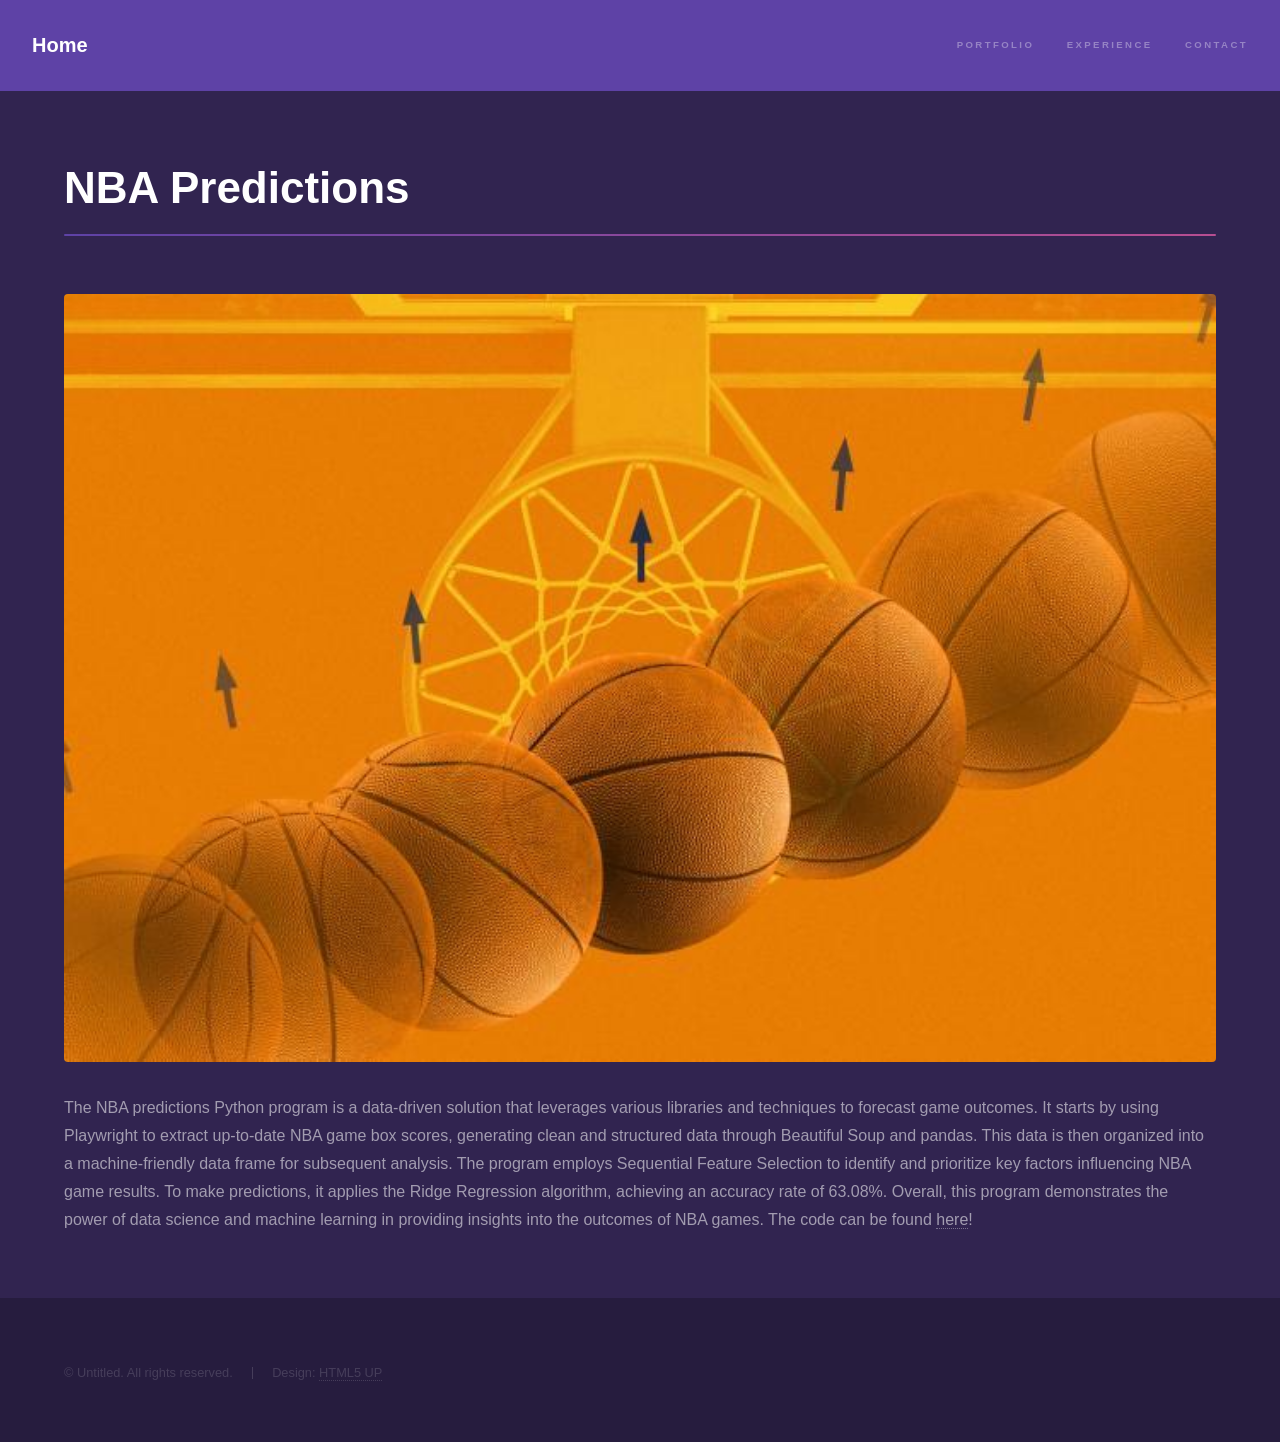
<file: nba.html>
<!DOCTYPE HTML>
<!--
	Hyperspace by HTML5 UP
	html5up.net | @ajlkn
	Free for personal and commercial use under the CCA 3.0 license (html5up.net/license)
-->
<html>
	<head>
		<title>NBA Predictions</title>
		<meta charset="utf-8" />
		<meta name="viewport" content="width=device-width, initial-scale=1, user-scalable=no" />
		<link rel="stylesheet" href="assets/css/main.css" />
		<noscript><link rel="stylesheet" href="assets/css/noscript.css" /></noscript>
	</head>
	<body class="is-preload">

		<!-- Header -->
			<header id="header">
				<a href="index.html" class="title">Home</a>
				<nav>
					<ul>
						<li><a href="index.html#one">Portfolio</a></li>
						<li><a href="index.html#two">Experience</a></li>
						<li><a href="index.html#three">Contact</a></li>
					</ul>
				</nav>
			</header>

		<!-- Wrapper -->
			<div id="wrapper">

				<!-- Main -->
					<section id="main" class="wrapper">
						<div class="inner">
							<h1 class="major">NBA Predictions</h1>
							<span class="image fit"><img src="b.jpeg" alt="" /></span>
							<p>The NBA predictions Python program is a data-driven solution that 
                                leverages various libraries and techniques to forecast game outcomes. 
                                It starts by using Playwright to extract up-to-date NBA game box scores, 
                                generating clean and structured data through Beautiful Soup and pandas. 
                                This data is then organized into a machine-friendly data frame for subsequent analysis. 
                                The program employs Sequential Feature Selection to identify and prioritize key factors 
                                influencing NBA game results. To make predictions, it applies the Ridge Regression algorithm, 
                                achieving an accuracy rate of 63.08%. Overall, this program demonstrates the power of data 
                                science and machine learning in providing insights into the outcomes of NBA games. The code
                                can be found <a href="https://github.com/sohilr/NBA_Predictions">here</a>!</p>
						</div>
					</section>

			</div>

		<!-- Footer -->
			<footer id="footer" class="wrapper alt">
				<div class="inner">
					<ul class="menu">
						<li>&copy; Untitled. All rights reserved.</li><li>Design: <a href="http://html5up.net">HTML5 UP</a></li>
					</ul>
				</div>
			</footer>

		<!-- Scripts -->
			<script src="assets/js/jquery.min.js"></script>
			<script src="assets/js/jquery.scrollex.min.js"></script>
			<script src="assets/js/jquery.scrolly.min.js"></script>
			<script src="assets/js/browser.min.js"></script>
			<script src="assets/js/breakpoints.min.js"></script>
			<script src="assets/js/util.js"></script>
			<script src="assets/js/main.js"></script>

	</body>
</html>
</file>
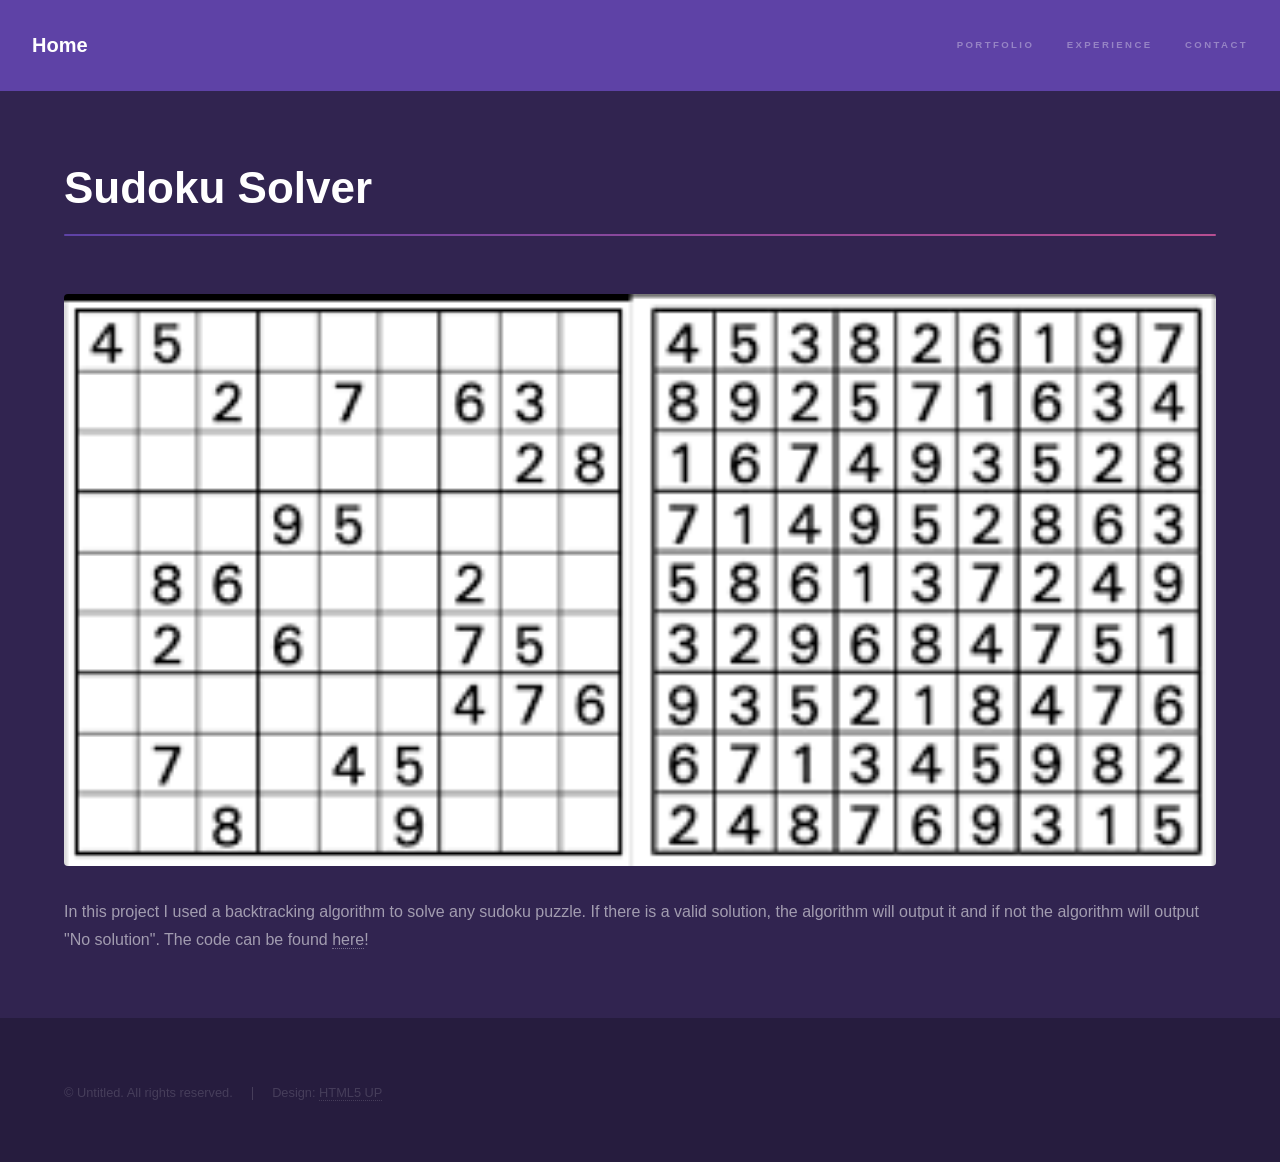
<file: sudoku.html>
<!DOCTYPE HTML>
<!--
	Hyperspace by HTML5 UP
	html5up.net | @ajlkn
	Free for personal and commercial use under the CCA 3.0 license (html5up.net/license)
-->
<html>
	<head>
		<title>Sudoku Solver</title>
		<meta charset="utf-8" />
		<meta name="viewport" content="width=device-width, initial-scale=1, user-scalable=no" />
		<link rel="stylesheet" href="assets/css/main.css" />
		<noscript><link rel="stylesheet" href="assets/css/noscript.css" /></noscript>
	</head>
	<body class="is-preload">

		<!-- Header -->
			<header id="header">
				<a href="index.html" class="title">Home</a>
				<nav>
					<ul>
						<li><a href="index.html#one">Portfolio</a></li>
						<li><a href="index.html#two">Experience</a></li>
						<li><a href="index.html#three">Contact</a></li>
					</ul>
				</nav>
			</header>

		<!-- Wrapper -->
			<div id="wrapper">

				<!-- Main -->
					<section id="main" class="wrapper">
						<div class="inner">
							<h1 class="major">Sudoku Solver</h1>
							<span class="image fit"><img src="solved.png" alt="" /></span>
							<p>In this project I used a backtracking algorithm to solve any sudoku puzzle. 
                                If there is a valid solution, the algorithm will output it and if not the algorithm 
                                will output "No solution". The code can be found <a href="https://github.com/sohilr/sudoku">
                                    here</a>!</p>
						</div>
					</section>

			</div>

		<!-- Footer -->
			<footer id="footer" class="wrapper alt">
				<div class="inner">
					<ul class="menu">
						<li>&copy; Untitled. All rights reserved.</li><li>Design: <a href="http://html5up.net">HTML5 UP</a></li>
					</ul>
				</div>
			</footer>

		<!-- Scripts -->
			<script src="assets/js/jquery.min.js"></script>
			<script src="assets/js/jquery.scrollex.min.js"></script>
			<script src="assets/js/jquery.scrolly.min.js"></script>
			<script src="assets/js/browser.min.js"></script>
			<script src="assets/js/breakpoints.min.js"></script>
			<script src="assets/js/util.js"></script>
			<script src="assets/js/main.js"></script>

	</body>
</html>
</file>
<file: assets/css/noscript.css>
/*
	Hyperspace by HTML5 UP
	html5up.net | @ajlkn
	Free for personal and commercial use under the CCA 3.0 license (html5up.net/license)
*/

/* Spotlights */

	.spotlights > section > .image:before {
		opacity: 0 !important;
	}

	.spotlights > section > .content > .inner {
		-moz-transform: none !important;
		-webkit-transform: none !important;
		-ms-transform: none !important;
		transform: none !important;
		opacity: 1 !important;
	}

/* Wrapper */

	.wrapper > .inner {
		opacity: 1 !important;
		-moz-transform: none !important;
		-webkit-transform: none !important;
		-ms-transform: none !important;
		transform: none !important;
	}

/* Sidebar */

	#sidebar > .inner {
		opacity: 1 !important;
	}

	#sidebar nav > ul > li {
		-moz-transform: none !important;
		-webkit-transform: none !important;
		-ms-transform: none !important;
		transform: none !important;
		opacity: 1 !important;
	}
</file>
<file: assets/css/main.css>
@import url(fontawesome-all.min.css);

/*
	Hyperspace by HTML5 UP
	html5up.net | @ajlkn
	Free for personal and commercial use under the CCA 3.0 license (html5up.net/license)
*/

html, body, div, span, applet, object,
iframe, h1, h2, h3, h4, h5, h6, p, blockquote,
pre, a, abbr, acronym, address, big, cite,
code, del, dfn, em, img, ins, kbd, q, s, samp,
small, strike, strong, sub, sup, tt, var, b,
u, i, center, dl, dt, dd, ol, ul, li, fieldset,
form, label, legend, table, caption, tbody,
tfoot, thead, tr, th, td, article, aside,
canvas, details, embed, figure, figcaption,
footer, header, hgroup, menu, nav, output, ruby,
section, summary, time, mark, audio, video {
	margin: 0;
	padding: 0;
	border: 0;
	font-size: 100%;
	font: inherit;
	vertical-align: baseline;}

article, aside, details, figcaption, figure,
footer, header, hgroup, menu, nav, section {
	display: block;}

body {
	line-height: 1;
}

ol, ul {
	list-style: none;
}

blockquote, q {
	quotes: none;
}

	blockquote:before, blockquote:after, q:before, q:after {
		content: '';
		content: none;
	}

table {
	border-collapse: collapse;
	border-spacing: 0;
}

body {
	-webkit-text-size-adjust: none;
}

mark {
	background-color: transparent;
	color: inherit;
}

input::-moz-focus-inner {
	border: 0;
	padding: 0;
}

input, select, textarea {
	-moz-appearance: none;
	-webkit-appearance: none;
	-ms-appearance: none;
	appearance: none;
}

/* Basic */

	@-ms-viewport {
		width: device-width;
	}

	body {
		-ms-overflow-style: scrollbar;
	}

	@media screen and (max-width: 480px) {

		html, body {
			min-width: 320px;
		}

	}

	html {
		box-sizing: border-box;
	}

	*, *:before, *:after {
		box-sizing: inherit;
	}

	body {
		background: #312450;
	}

		body.is-preload *, body.is-preload *:before, body.is-preload *:after {
			-moz-animation: none !important;
			-webkit-animation: none !important;
			-ms-animation: none !important;
			animation: none !important;
			-moz-transition: none !important;
			-webkit-transition: none !important;
			-ms-transition: none !important;
			transition: none !important;
		}

/* Type */

	body, input, select, textarea {
		color: rgba(255, 255, 255, 0.55);
		font-family: Arial, Helvetica, sans-serif;
		font-size: 16.5pt;
		font-weight: normal;
		line-height: 1.75;
	}

		@media screen and (max-width: 1680px) {

			body, input, select, textarea {
				font-size: 13pt;
			}

		}

		@media screen and (max-width: 1280px) {

			body, input, select, textarea {
				font-size: 12pt;
			}

		}

		@media screen and (max-width: 360px) {

			body, input, select, textarea {
				font-size: 11pt;
			}

		}

	a {
		-moz-transition: color 0.2s ease, border-bottom-color 0.2s ease;
		-webkit-transition: color 0.2s ease, border-bottom-color 0.2s ease;
		-ms-transition: color 0.2s ease, border-bottom-color 0.2s ease;
		transition: color 0.2s ease, border-bottom-color 0.2s ease;
		border-bottom: dotted 1px rgba(255, 255, 255, 0.35);
		color: inherit;
		text-decoration: none;
	}

		a:hover {
			border-bottom-color: transparent;
			color: #ffffff;
		}

	strong, b {
		color: #ffffff;
		font-weight: bold;
	}

	em, i {
		font-style: italic;
	}

	p {
		margin: 0 0 2em 0;
	}

	h1, h2, h3, h4, h5, h6 {
		color: #ffffff;
		font-weight: bold;
		line-height: 1.5;
		margin: 0 0 0.5em 0;
	}

		h1 a, h2 a, h3 a, h4 a, h5 a, h6 a {
			color: inherit;
			text-decoration: none;
		}

	h1 {
		font-size: 2.75em;
	}

		h1.major {
			margin: 0 0 1.3em 0;
			position: relative;
			padding-bottom: 0.35em;
		}

			h1.major:after {
				background-image: -moz-linear-gradient(to right, #5e42a6, #b74e91);
				background-image: -webkit-linear-gradient(to right, #5e42a6, #b74e91);
				background-image: -ms-linear-gradient(to right, #5e42a6, #b74e91);
				background-image: linear-gradient(to right, #5e42a6, #b74e91);
				-moz-transition: max-width 0.2s ease;
				-webkit-transition: max-width 0.2s ease;
				-ms-transition: max-width 0.2s ease;
				transition: max-width 0.2s ease;
				border-radius: 0.2em;
				bottom: 0;
				content: '';
				height: 0.05em;
				position: absolute;
				right: 0;
				width: 100%;
			}

	h2 {
		font-size: 1.75em;
	}

	h3 {
		font-size: 1.1em;
	}

	h4 {
		font-size: 1em;
	}

	h5 {
		font-size: 0.8em;
	}

	h6 {
		font-size: 0.6em;
	}

	@media screen and (max-width: 736px) {

		h1 {
			font-size: 2em;
		}

		h2 {
			font-size: 1.25em;
		}

		h3 {
			font-size: 1em;
		}

		h4 {
			font-size: 0.8em;
		}

		h5 {
			font-size: 0.6em;
		}

		h6 {
			font-size: 0.6em;
		}

	}

	sub {
		font-size: 0.8em;
		position: relative;
		top: 0.5em;
	}

	sup {
		font-size: 0.8em;
		position: relative;
		top: -0.5em;
	}

	blockquote {
		border-left: solid 4px rgba(255, 255, 255, 0.15);
		font-style: italic;
		margin: 0 0 2em 0;
		padding: 0.5em 0 0.5em 2em;
	}

	code {
		background: rgba(255, 255, 255, 0.05);
		border-radius: 0.25em;
		border: solid 1px rgba(255, 255, 255, 0.15);
		font-family: "Courier New", monospace;
		font-size: 0.9em;
		margin: 0 0.25em;
		padding: 0.25em 0.65em;
	}

	pre {
		-webkit-overflow-scrolling: touch;
		font-family: "Courier New", monospace;
		font-size: 0.9em;
		margin: 0 0 2em 0;
	}

		pre code {
			display: block;
			line-height: 1.75em;
			padding: 1em 1.5em;
			overflow-x: auto;
		}

	hr {
		border: 0;
		border-bottom: solid 1px rgba(255, 255, 255, 0.15);
		margin: 2em 0;
	}

		hr.major {
			margin: 3em 0;
		}

	.align-left {
		text-align: left;
	}

	.align-center {
		text-align: center;
	}

	.align-right {
		text-align: right;
	}

/* Row */

	.row {
		display: flex;
		flex-wrap: wrap;
		box-sizing: border-box;
		align-items: stretch;
	}

		.row > * {
			box-sizing: border-box;
		}

		.row.gtr-uniform > * > :last-child {
			margin-bottom: 0;
		}

		.row.aln-left {
			justify-content: flex-start;
		}

		.row.aln-center {
			justify-content: center;
		}

		.row.aln-right {
			justify-content: flex-end;
		}

		.row.aln-top {
			align-items: flex-start;
		}

		.row.aln-middle {
			align-items: center;
		}

		.row.aln-bottom {
			align-items: flex-end;
		}

		.row > .imp {
			order: -1;
		}

		.row > .col-1 {
			width: 8.33333%;
		}

		.row > .off-1 {
			margin-left: 8.33333%;
		}

		.row > .col-2 {
			width: 16.66667%;
		}

		.row > .off-2 {
			margin-left: 16.66667%;
		}

		.row > .col-3 {
			width: 25%;
		}

		.row > .off-3 {
			margin-left: 25%;
		}

		.row > .col-4 {
			width: 33.33333%;
		}

		.row > .off-4 {
			margin-left: 33.33333%;
		}

		.row > .col-5 {
			width: 41.66667%;
		}

		.row > .off-5 {
			margin-left: 41.66667%;
		}

		.row > .col-6 {
			width: 50%;
		}

		.row > .off-6 {
			margin-left: 50%;
		}

		.row > .col-7 {
			width: 58.33333%;
		}

		.row > .off-7 {
			margin-left: 58.33333%;
		}

		.row > .col-8 {
			width: 66.66667%;
		}

		.row > .off-8 {
			margin-left: 66.66667%;
		}

		.row > .col-9 {
			width: 75%;
		}

		.row > .off-9 {
			margin-left: 75%;
		}

		.row > .col-10 {
			width: 83.33333%;
		}

		.row > .off-10 {
			margin-left: 83.33333%;
		}

		.row > .col-11 {
			width: 91.66667%;
		}

		.row > .off-11 {
			margin-left: 91.66667%;
		}

		.row > .col-12 {
			width: 100%;
		}

		.row > .off-12 {
			margin-left: 100%;
		}

		.row.gtr-0 {
			margin-top: 0;
			margin-left: 0em;
		}

			.row.gtr-0 > * {
				padding: 0 0 0 0em;
			}

			.row.gtr-0.gtr-uniform {
				margin-top: 0em;
			}

				.row.gtr-0.gtr-uniform > * {
					padding-top: 0em;
				}

		.row.gtr-25 {
			margin-top: 0;
			margin-left: -0.375em;
		}

			.row.gtr-25 > * {
				padding: 0 0 0 0.375em;
			}

			.row.gtr-25.gtr-uniform {
				margin-top: -0.375em;
			}

				.row.gtr-25.gtr-uniform > * {
					padding-top: 0.375em;
				}

		.row.gtr-50 {
			margin-top: 0;
			margin-left: -0.75em;
		}

			.row.gtr-50 > * {
				padding: 0 0 0 0.75em;
			}

			.row.gtr-50.gtr-uniform {
				margin-top: -0.75em;
			}

				.row.gtr-50.gtr-uniform > * {
					padding-top: 0.75em;
				}

		.row {
			margin-top: 0;
			margin-left: -1.5em;
		}

			.row > * {
				padding: 0 0 0 1.5em;
			}

			.row.gtr-uniform {
				margin-top: -1.5em;
			}

				.row.gtr-uniform > * {
					padding-top: 1.5em;
				}

		.row.gtr-150 {
			margin-top: 0;
			margin-left: -2.25em;
		}

			.row.gtr-150 > * {
				padding: 0 0 0 2.25em;
			}

			.row.gtr-150.gtr-uniform {
				margin-top: -2.25em;
			}

				.row.gtr-150.gtr-uniform > * {
					padding-top: 2.25em;
				}

		.row.gtr-200 {
			margin-top: 0;
			margin-left: -3em;
		}

			.row.gtr-200 > * {
				padding: 0 0 0 3em;
			}

			.row.gtr-200.gtr-uniform {
				margin-top: -3em;
			}

				.row.gtr-200.gtr-uniform > * {
					padding-top: 3em;
				}

		@media screen and (max-width: 1680px) {

			.row {
				display: flex;
				flex-wrap: wrap;
				box-sizing: border-box;
				align-items: stretch;
			}

				.row > * {
					box-sizing: border-box;
				}

				.row.gtr-uniform > * > :last-child {
					margin-bottom: 0;
				}

				.row.aln-left {
					justify-content: flex-start;
				}

				.row.aln-center {
					justify-content: center;
				}

				.row.aln-right {
					justify-content: flex-end;
				}

				.row.aln-top {
					align-items: flex-start;
				}

				.row.aln-middle {
					align-items: center;
				}

				.row.aln-bottom {
					align-items: flex-end;
				}

				.row > .imp-xlarge {
					order: -1;
				}

				.row > .col-1-xlarge {
					width: 8.33333%;
				}

				.row > .off-1-xlarge {
					margin-left: 8.33333%;
				}

				.row > .col-2-xlarge {
					width: 16.66667%;
				}

				.row > .off-2-xlarge {
					margin-left: 16.66667%;
				}

				.row > .col-3-xlarge {
					width: 25%;
				}

				.row > .off-3-xlarge {
					margin-left: 25%;
				}

				.row > .col-4-xlarge {
					width: 33.33333%;
				}

				.row > .off-4-xlarge {
					margin-left: 33.33333%;
				}

				.row > .col-5-xlarge {
					width: 41.66667%;
				}

				.row > .off-5-xlarge {
					margin-left: 41.66667%;
				}

				.row > .col-6-xlarge {
					width: 50%;
				}

				.row > .off-6-xlarge {
					margin-left: 50%;
				}

				.row > .col-7-xlarge {
					width: 58.33333%;
				}

				.row > .off-7-xlarge {
					margin-left: 58.33333%;
				}

				.row > .col-8-xlarge {
					width: 66.66667%;
				}

				.row > .off-8-xlarge {
					margin-left: 66.66667%;
				}

				.row > .col-9-xlarge {
					width: 75%;
				}

				.row > .off-9-xlarge {
					margin-left: 75%;
				}

				.row > .col-10-xlarge {
					width: 83.33333%;
				}

				.row > .off-10-xlarge {
					margin-left: 83.33333%;
				}

				.row > .col-11-xlarge {
					width: 91.66667%;
				}

				.row > .off-11-xlarge {
					margin-left: 91.66667%;
				}

				.row > .col-12-xlarge {
					width: 100%;
				}

				.row > .off-12-xlarge {
					margin-left: 100%;
				}

				.row.gtr-0 {
					margin-top: 0;
					margin-left: 0em;
				}

					.row.gtr-0 > * {
						padding: 0 0 0 0em;
					}

					.row.gtr-0.gtr-uniform {
						margin-top: 0em;
					}

						.row.gtr-0.gtr-uniform > * {
							padding-top: 0em;
						}

				.row.gtr-25 {
					margin-top: 0;
					margin-left: -0.375em;
				}

					.row.gtr-25 > * {
						padding: 0 0 0 0.375em;
					}

					.row.gtr-25.gtr-uniform {
						margin-top: -0.375em;
					}

						.row.gtr-25.gtr-uniform > * {
							padding-top: 0.375em;
						}

				.row.gtr-50 {
					margin-top: 0;
					margin-left: -0.75em;
				}

					.row.gtr-50 > * {
						padding: 0 0 0 0.75em;
					}

					.row.gtr-50.gtr-uniform {
						margin-top: -0.75em;
					}

						.row.gtr-50.gtr-uniform > * {
							padding-top: 0.75em;
						}

				.row {
					margin-top: 0;
					margin-left: -1.5em;
				}

					.row > * {
						padding: 0 0 0 1.5em;
					}

					.row.gtr-uniform {
						margin-top: -1.5em;
					}

						.row.gtr-uniform > * {
							padding-top: 1.5em;
						}

				.row.gtr-150 {
					margin-top: 0;
					margin-left: -2.25em;
				}

					.row.gtr-150 > * {
						padding: 0 0 0 2.25em;
					}

					.row.gtr-150.gtr-uniform {
						margin-top: -2.25em;
					}

						.row.gtr-150.gtr-uniform > * {
							padding-top: 2.25em;
						}

				.row.gtr-200 {
					margin-top: 0;
					margin-left: -3em;
				}

					.row.gtr-200 > * {
						padding: 0 0 0 3em;
					}

					.row.gtr-200.gtr-uniform {
						margin-top: -3em;
					}

						.row.gtr-200.gtr-uniform > * {
							padding-top: 3em;
						}

		}

		@media screen and (max-width: 1280px) {

			.row {
				display: flex;
				flex-wrap: wrap;
				box-sizing: border-box;
				align-items: stretch;
			}

				.row > * {
					box-sizing: border-box;
				}

				.row.gtr-uniform > * > :last-child {
					margin-bottom: 0;
				}

				.row.aln-left {
					justify-content: flex-start;
				}

				.row.aln-center {
					justify-content: center;
				}

				.row.aln-right {
					justify-content: flex-end;
				}

				.row.aln-top {
					align-items: flex-start;
				}

				.row.aln-middle {
					align-items: center;
				}

				.row.aln-bottom {
					align-items: flex-end;
				}

				.row > .imp-large {
					order: -1;
				}

				.row > .col-1-large {
					width: 8.33333%;
				}

				.row > .off-1-large {
					margin-left: 8.33333%;
				}

				.row > .col-2-large {
					width: 16.66667%;
				}

				.row > .off-2-large {
					margin-left: 16.66667%;
				}

				.row > .col-3-large {
					width: 25%;
				}

				.row > .off-3-large {
					margin-left: 25%;
				}

				.row > .col-4-large {
					width: 33.33333%;
				}

				.row > .off-4-large {
					margin-left: 33.33333%;
				}

				.row > .col-5-large {
					width: 41.66667%;
				}

				.row > .off-5-large {
					margin-left: 41.66667%;
				}

				.row > .col-6-large {
					width: 50%;
				}

				.row > .off-6-large {
					margin-left: 50%;
				}

				.row > .col-7-large {
					width: 58.33333%;
				}

				.row > .off-7-large {
					margin-left: 58.33333%;
				}

				.row > .col-8-large {
					width: 66.66667%;
				}

				.row > .off-8-large {
					margin-left: 66.66667%;
				}

				.row > .col-9-large {
					width: 75%;
				}

				.row > .off-9-large {
					margin-left: 75%;
				}

				.row > .col-10-large {
					width: 83.33333%;
				}

				.row > .off-10-large {
					margin-left: 83.33333%;
				}

				.row > .col-11-large {
					width: 91.66667%;
				}

				.row > .off-11-large {
					margin-left: 91.66667%;
				}

				.row > .col-12-large {
					width: 100%;
				}

				.row > .off-12-large {
					margin-left: 100%;
				}

				.row.gtr-0 {
					margin-top: 0;
					margin-left: 0em;
				}

					.row.gtr-0 > * {
						padding: 0 0 0 0em;
					}

					.row.gtr-0.gtr-uniform {
						margin-top: 0em;
					}

						.row.gtr-0.gtr-uniform > * {
							padding-top: 0em;
						}

				.row.gtr-25 {
					margin-top: 0;
					margin-left: -0.375em;
				}

					.row.gtr-25 > * {
						padding: 0 0 0 0.375em;
					}

					.row.gtr-25.gtr-uniform {
						margin-top: -0.375em;
					}

						.row.gtr-25.gtr-uniform > * {
							padding-top: 0.375em;
						}

				.row.gtr-50 {
					margin-top: 0;
					margin-left: -0.75em;
				}

					.row.gtr-50 > * {
						padding: 0 0 0 0.75em;
					}

					.row.gtr-50.gtr-uniform {
						margin-top: -0.75em;
					}

						.row.gtr-50.gtr-uniform > * {
							padding-top: 0.75em;
						}

				.row {
					margin-top: 0;
					margin-left: -1.5em;
				}

					.row > * {
						padding: 0 0 0 1.5em;
					}

					.row.gtr-uniform {
						margin-top: -1.5em;
					}

						.row.gtr-uniform > * {
							padding-top: 1.5em;
						}

				.row.gtr-150 {
					margin-top: 0;
					margin-left: -2.25em;
				}

					.row.gtr-150 > * {
						padding: 0 0 0 2.25em;
					}

					.row.gtr-150.gtr-uniform {
						margin-top: -2.25em;
					}

						.row.gtr-150.gtr-uniform > * {
							padding-top: 2.25em;
						}

				.row.gtr-200 {
					margin-top: 0;
					margin-left: -3em;
				}

					.row.gtr-200 > * {
						padding: 0 0 0 3em;
					}

					.row.gtr-200.gtr-uniform {
						margin-top: -3em;
					}

						.row.gtr-200.gtr-uniform > * {
							padding-top: 3em;
						}

		}

		@media screen and (max-width: 980px) {

			.row {
				display: flex;
				flex-wrap: wrap;
				box-sizing: border-box;
				align-items: stretch;
			}

				.row > * {
					box-sizing: border-box;
				}

				.row.gtr-uniform > * > :last-child {
					margin-bottom: 0;
				}

				.row.aln-left {
					justify-content: flex-start;
				}

				.row.aln-center {
					justify-content: center;
				}

				.row.aln-right {
					justify-content: flex-end;
				}

				.row.aln-top {
					align-items: flex-start;
				}

				.row.aln-middle {
					align-items: center;
				}

				.row.aln-bottom {
					align-items: flex-end;
				}

				.row > .imp-medium {
					order: -1;
				}

				.row > .col-1-medium {
					width: 8.33333%;
				}

				.row > .off-1-medium {
					margin-left: 8.33333%;
				}

				.row > .col-2-medium {
					width: 16.66667%;
				}

				.row > .off-2-medium {
					margin-left: 16.66667%;
				}

				.row > .col-3-medium {
					width: 25%;
				}

				.row > .off-3-medium {
					margin-left: 25%;
				}

				.row > .col-4-medium {
					width: 33.33333%;
				}

				.row > .off-4-medium {
					margin-left: 33.33333%;
				}

				.row > .col-5-medium {
					width: 41.66667%;
				}

				.row > .off-5-medium {
					margin-left: 41.66667%;
				}

				.row > .col-6-medium {
					width: 50%;
				}

				.row > .off-6-medium {
					margin-left: 50%;
				}

				.row > .col-7-medium {
					width: 58.33333%;
				}

				.row > .off-7-medium {
					margin-left: 58.33333%;
				}

				.row > .col-8-medium {
					width: 66.66667%;
				}

				.row > .off-8-medium {
					margin-left: 66.66667%;
				}

				.row > .col-9-medium {
					width: 75%;
				}

				.row > .off-9-medium {
					margin-left: 75%;
				}

				.row > .col-10-medium {
					width: 83.33333%;
				}

				.row > .off-10-medium {
					margin-left: 83.33333%;
				}

				.row > .col-11-medium {
					width: 91.66667%;
				}

				.row > .off-11-medium {
					margin-left: 91.66667%;
				}

				.row > .col-12-medium {
					width: 100%;
				}

				.row > .off-12-medium {
					margin-left: 100%;
				}

				.row.gtr-0 {
					margin-top: 0;
					margin-left: 0em;
				}

					.row.gtr-0 > * {
						padding: 0 0 0 0em;
					}

					.row.gtr-0.gtr-uniform {
						margin-top: 0em;
					}

						.row.gtr-0.gtr-uniform > * {
							padding-top: 0em;
						}

				.row.gtr-25 {
					margin-top: 0;
					margin-left: -0.375em;
				}

					.row.gtr-25 > * {
						padding: 0 0 0 0.375em;
					}

					.row.gtr-25.gtr-uniform {
						margin-top: -0.375em;
					}

						.row.gtr-25.gtr-uniform > * {
							padding-top: 0.375em;
						}

				.row.gtr-50 {
					margin-top: 0;
					margin-left: -0.75em;
				}

					.row.gtr-50 > * {
						padding: 0 0 0 0.75em;
					}

					.row.gtr-50.gtr-uniform {
						margin-top: -0.75em;
					}

						.row.gtr-50.gtr-uniform > * {
							padding-top: 0.75em;
						}

				.row {
					margin-top: 0;
					margin-left: -1.5em;
				}

					.row > * {
						padding: 0 0 0 1.5em;
					}

					.row.gtr-uniform {
						margin-top: -1.5em;
					}

						.row.gtr-uniform > * {
							padding-top: 1.5em;
						}

				.row.gtr-150 {
					margin-top: 0;
					margin-left: -2.25em;
				}

					.row.gtr-150 > * {
						padding: 0 0 0 2.25em;
					}

					.row.gtr-150.gtr-uniform {
						margin-top: -2.25em;
					}

						.row.gtr-150.gtr-uniform > * {
							padding-top: 2.25em;
						}

				.row.gtr-200 {
					margin-top: 0;
					margin-left: -3em;
				}

					.row.gtr-200 > * {
						padding: 0 0 0 3em;
					}

					.row.gtr-200.gtr-uniform {
						margin-top: -3em;
					}

						.row.gtr-200.gtr-uniform > * {
							padding-top: 3em;
						}

		}

		@media screen and (max-width: 736px) {

			.row {
				display: flex;
				flex-wrap: wrap;
				box-sizing: border-box;
				align-items: stretch;
			}

				.row > * {
					box-sizing: border-box;
				}

				.row.gtr-uniform > * > :last-child {
					margin-bottom: 0;
				}

				.row.aln-left {
					justify-content: flex-start;
				}

				.row.aln-center {
					justify-content: center;
				}

				.row.aln-right {
					justify-content: flex-end;
				}

				.row.aln-top {
					align-items: flex-start;
				}

				.row.aln-middle {
					align-items: center;
				}

				.row.aln-bottom {
					align-items: flex-end;
				}

				.row > .imp-small {
					order: -1;
				}

				.row > .col-1-small {
					width: 8.33333%;
				}

				.row > .off-1-small {
					margin-left: 8.33333%;
				}

				.row > .col-2-small {
					width: 16.66667%;
				}

				.row > .off-2-small {
					margin-left: 16.66667%;
				}

				.row > .col-3-small {
					width: 25%;
				}

				.row > .off-3-small {
					margin-left: 25%;
				}

				.row > .col-4-small {
					width: 33.33333%;
				}

				.row > .off-4-small {
					margin-left: 33.33333%;
				}

				.row > .col-5-small {
					width: 41.66667%;
				}

				.row > .off-5-small {
					margin-left: 41.66667%;
				}

				.row > .col-6-small {
					width: 50%;
				}

				.row > .off-6-small {
					margin-left: 50%;
				}

				.row > .col-7-small {
					width: 58.33333%;
				}

				.row > .off-7-small {
					margin-left: 58.33333%;
				}

				.row > .col-8-small {
					width: 66.66667%;
				}

				.row > .off-8-small {
					margin-left: 66.66667%;
				}

				.row > .col-9-small {
					width: 75%;
				}

				.row > .off-9-small {
					margin-left: 75%;
				}

				.row > .col-10-small {
					width: 83.33333%;
				}

				.row > .off-10-small {
					margin-left: 83.33333%;
				}

				.row > .col-11-small {
					width: 91.66667%;
				}

				.row > .off-11-small {
					margin-left: 91.66667%;
				}

				.row > .col-12-small {
					width: 100%;
				}

				.row > .off-12-small {
					margin-left: 100%;
				}

				.row.gtr-0 {
					margin-top: 0;
					margin-left: 0em;
				}

					.row.gtr-0 > * {
						padding: 0 0 0 0em;
					}

					.row.gtr-0.gtr-uniform {
						margin-top: 0em;
					}

						.row.gtr-0.gtr-uniform > * {
							padding-top: 0em;
						}

				.row.gtr-25 {
					margin-top: 0;
					margin-left: -0.375em;
				}

					.row.gtr-25 > * {
						padding: 0 0 0 0.375em;
					}

					.row.gtr-25.gtr-uniform {
						margin-top: -0.375em;
					}

						.row.gtr-25.gtr-uniform > * {
							padding-top: 0.375em;
						}

				.row.gtr-50 {
					margin-top: 0;
					margin-left: -0.75em;
				}

					.row.gtr-50 > * {
						padding: 0 0 0 0.75em;
					}

					.row.gtr-50.gtr-uniform {
						margin-top: -0.75em;
					}

						.row.gtr-50.gtr-uniform > * {
							padding-top: 0.75em;
						}

				.row {
					margin-top: 0;
					margin-left: -1.5em;
				}

					.row > * {
						padding: 0 0 0 1.5em;
					}

					.row.gtr-uniform {
						margin-top: -1.5em;
					}

						.row.gtr-uniform > * {
							padding-top: 1.5em;
						}

				.row.gtr-150 {
					margin-top: 0;
					margin-left: -2.25em;
				}

					.row.gtr-150 > * {
						padding: 0 0 0 2.25em;
					}

					.row.gtr-150.gtr-uniform {
						margin-top: -2.25em;
					}

						.row.gtr-150.gtr-uniform > * {
							padding-top: 2.25em;
						}

				.row.gtr-200 {
					margin-top: 0;
					margin-left: -3em;
				}

					.row.gtr-200 > * {
						padding: 0 0 0 3em;
					}

					.row.gtr-200.gtr-uniform {
						margin-top: -3em;
					}

						.row.gtr-200.gtr-uniform > * {
							padding-top: 3em;
						}

		}

		@media screen and (max-width: 480px) {

			.row {
				display: flex;
				flex-wrap: wrap;
				box-sizing: border-box;
				align-items: stretch;
			}

				.row > * {
					box-sizing: border-box;
				}

				.row.gtr-uniform > * > :last-child {
					margin-bottom: 0;
				}

				.row.aln-left {
					justify-content: flex-start;
				}

				.row.aln-center {
					justify-content: center;
				}

				.row.aln-right {
					justify-content: flex-end;
				}

				.row.aln-top {
					align-items: flex-start;
				}

				.row.aln-middle {
					align-items: center;
				}

				.row.aln-bottom {
					align-items: flex-end;
				}

				.row > .imp-xsmall {
					order: -1;
				}

				.row > .col-1-xsmall {
					width: 8.33333%;
				}

				.row > .off-1-xsmall {
					margin-left: 8.33333%;
				}

				.row > .col-2-xsmall {
					width: 16.66667%;
				}

				.row > .off-2-xsmall {
					margin-left: 16.66667%;
				}

				.row > .col-3-xsmall {
					width: 25%;
				}

				.row > .off-3-xsmall {
					margin-left: 25%;
				}

				.row > .col-4-xsmall {
					width: 33.33333%;
				}

				.row > .off-4-xsmall {
					margin-left: 33.33333%;
				}

				.row > .col-5-xsmall {
					width: 41.66667%;
				}

				.row > .off-5-xsmall {
					margin-left: 41.66667%;
				}

				.row > .col-6-xsmall {
					width: 50%;
				}

				.row > .off-6-xsmall {
					margin-left: 50%;
				}

				.row > .col-7-xsmall {
					width: 58.33333%;
				}

				.row > .off-7-xsmall {
					margin-left: 58.33333%;
				}

				.row > .col-8-xsmall {
					width: 66.66667%;
				}

				.row > .off-8-xsmall {
					margin-left: 66.66667%;
				}

				.row > .col-9-xsmall {
					width: 75%;
				}

				.row > .off-9-xsmall {
					margin-left: 75%;
				}

				.row > .col-10-xsmall {
					width: 83.33333%;
				}

				.row > .off-10-xsmall {
					margin-left: 83.33333%;
				}

				.row > .col-11-xsmall {
					width: 91.66667%;
				}

				.row > .off-11-xsmall {
					margin-left: 91.66667%;
				}

				.row > .col-12-xsmall {
					width: 100%;
				}

				.row > .off-12-xsmall {
					margin-left: 100%;
				}

				.row.gtr-0 {
					margin-top: 0;
					margin-left: 0em;
				}

					.row.gtr-0 > * {
						padding: 0 0 0 0em;
					}

					.row.gtr-0.gtr-uniform {
						margin-top: 0em;
					}

						.row.gtr-0.gtr-uniform > * {
							padding-top: 0em;
						}

				.row.gtr-25 {
					margin-top: 0;
					margin-left: -0.375em;
				}

					.row.gtr-25 > * {
						padding: 0 0 0 0.375em;
					}

					.row.gtr-25.gtr-uniform {
						margin-top: -0.375em;
					}

						.row.gtr-25.gtr-uniform > * {
							padding-top: 0.375em;
						}

				.row.gtr-50 {
					margin-top: 0;
					margin-left: -0.75em;
				}

					.row.gtr-50 > * {
						padding: 0 0 0 0.75em;
					}

					.row.gtr-50.gtr-uniform {
						margin-top: -0.75em;
					}

						.row.gtr-50.gtr-uniform > * {
							padding-top: 0.75em;
						}

				.row {
					margin-top: 0;
					margin-left: -1.5em;
				}

					.row > * {
						padding: 0 0 0 1.5em;
					}

					.row.gtr-uniform {
						margin-top: -1.5em;
					}

						.row.gtr-uniform > * {
							padding-top: 1.5em;
						}

				.row.gtr-150 {
					margin-top: 0;
					margin-left: -2.25em;
				}

					.row.gtr-150 > * {
						padding: 0 0 0 2.25em;
					}

					.row.gtr-150.gtr-uniform {
						margin-top: -2.25em;
					}

						.row.gtr-150.gtr-uniform > * {
							padding-top: 2.25em;
						}

				.row.gtr-200 {
					margin-top: 0;
					margin-left: -3em;
				}

					.row.gtr-200 > * {
						padding: 0 0 0 3em;
					}

					.row.gtr-200.gtr-uniform {
						margin-top: -3em;
					}

						.row.gtr-200.gtr-uniform > * {
							padding-top: 3em;
						}

		}

/* Box */

	.box {
		border-radius: 0.25em;
		border: solid 1px rgba(255, 255, 255, 0.15);
		margin-bottom: 2em;
		padding: 1.5em;
	}

		.box > :last-child,
		.box > :last-child > :last-child,
		.box > :last-child > :last-child > :last-child {
			margin-bottom: 0;
		}

		.box.alt {
			border: 0;
			border-radius: 0;
			padding: 0;
		}

/* Button */

	input[type="submit"],
	input[type="reset"],
	input[type="button"],
	button,
	.button {
		-moz-appearance: none;
		-webkit-appearance: none;
		-ms-appearance: none;
		appearance: none;
		-moz-transition: border-color 0.2s ease;
		-webkit-transition: border-color 0.2s ease;
		-ms-transition: border-color 0.2s ease;
		transition: border-color 0.2s ease;
		background-color: transparent;
		border: solid 1px !important;
		border-color: rgba(255, 255, 255, 0.15) !important;
		border-radius: 3em;
		color: #ffffff !important;
		cursor: pointer;
		display: inline-block;
		font-size: 0.6em;
		font-weight: bold;
		height: calc(4.75em + 2px);
		letter-spacing: 0.25em;
		line-height: 4.75em;
		outline: 0;
		padding: 0 3.75em;
		position: relative;
		text-align: center;
		text-decoration: none;
		text-transform: uppercase;
		white-space: nowrap;
	}

		input[type="submit"]:after,
		input[type="reset"]:after,
		input[type="button"]:after,
		button:after,
		.button:after {
			-moz-transform: scale(0.25);
			-webkit-transform: scale(0.25);
			-ms-transform: scale(0.25);
			transform: scale(0.25);
			pointer-events: none;
			-moz-transition: opacity 0.2s ease, -moz-transform 0.2s ease;
			-webkit-transition: opacity 0.2s ease, -webkit-transform 0.2s ease;
			-ms-transition: opacity 0.2s ease, -ms-transform 0.2s ease;
			transition: opacity 0.2s ease, transform 0.2s ease;
			background: #ffffff;
			border-radius: 3em;
			content: '';
			height: 100%;
			left: 0;
			opacity: 0;
			position: absolute;
			top: 0;
			width: 100%;
		}

		input[type="submit"].icon:before,
		input[type="reset"].icon:before,
		input[type="button"].icon:before,
		button.icon:before,
		.button.icon:before {
			margin-right: 0.75em;
		}

		input[type="submit"].fit,
		input[type="reset"].fit,
		input[type="button"].fit,
		button.fit,
		.button.fit {
			width: 100%;
		}

		input[type="submit"].small,
		input[type="reset"].small,
		input[type="button"].small,
		button.small,
		.button.small {
			font-size: 0.4em;
		}

		input[type="submit"].large,
		input[type="reset"].large,
		input[type="button"].large,
		button.large,
		.button.large {
			font-size: 0.8em;
		}

		input[type="submit"].primary,
		input[type="reset"].primary,
		input[type="button"].primary,
		button.primary,
		.button.primary {
			background-color: #ffffff;
			color: #312450 !important;
		}

			input[type="submit"].primary:after,
			input[type="reset"].primary:after,
			input[type="button"].primary:after,
			button.primary:after,
			.button.primary:after {
				display: none;
			}

		input[type="submit"].disabled, input[type="submit"]:disabled,
		input[type="reset"].disabled,
		input[type="reset"]:disabled,
		input[type="button"].disabled,
		input[type="button"]:disabled,
		button.disabled,
		button:disabled,
		.button.disabled,
		.button:disabled {
			cursor: default;
			opacity: 0.5;
			pointer-events: none;
		}

		input[type="submit"]:hover,
		input[type="reset"]:hover,
		input[type="button"]:hover,
		button:hover,
		.button:hover {
			border-color: rgba(255, 255, 255, 0.55) !important;
		}

			input[type="submit"]:hover:after,
			input[type="reset"]:hover:after,
			input[type="button"]:hover:after,
			button:hover:after,
			.button:hover:after {
				opacity: 0.05;
				-moz-transform: scale(1);
				-webkit-transform: scale(1);
				-ms-transform: scale(1);
				transform: scale(1);
			}

			input[type="submit"]:hover:active,
			input[type="reset"]:hover:active,
			input[type="button"]:hover:active,
			button:hover:active,
			.button:hover:active {
				border-color: #ffffff !important;
			}

				input[type="submit"]:hover:active:after,
				input[type="reset"]:hover:active:after,
				input[type="button"]:hover:active:after,
				button:hover:active:after,
				.button:hover:active:after {
					opacity: 0.1;
				}

/* Features */

	.features {
		display: -moz-flex;
		display: -webkit-flex;
		display: -ms-flex;
		display: flex;
		-moz-flex-wrap: wrap;
		-webkit-flex-wrap: wrap;
		-ms-flex-wrap: wrap;
		flex-wrap: wrap;
		border-radius: 0.25em;
		border: solid 1px rgba(255, 255, 255, 0.15);
		background: rgba(255, 255, 255, 0.05);
		margin: 0 0 2em 0;
	}

		.features section {
			padding: 3.5em 3em 1em 7em ;
			width: 50%;
			border-top: solid 1px rgba(255, 255, 255, 0.15);
			position: relative;
		}

			.features section:nth-child(-n + 2) {
				border-top-width: 0;
			}

			.features section:nth-child(2n) {
				border-left: solid 1px rgba(255, 255, 255, 0.15);
			}

			.features section .icon {
				-moz-transition: opacity 0.5s ease, -moz-transform 0.5s ease;
				-webkit-transition: opacity 0.5s ease, -webkit-transform 0.5s ease;
				-ms-transition: opacity 0.5s ease, -ms-transform 0.5s ease;
				transition: opacity 0.5s ease, transform 0.5s ease;
				-moz-transition-delay: 1s;
				-webkit-transition-delay: 1s;
				-ms-transition-delay: 1s;
				transition-delay: 1s;
				-moz-transform: scale(1);
				-webkit-transform: scale(1);
				-ms-transform: scale(1);
				transform: scale(1);
				position: absolute;
				left: 3em;
				top: 3em;
				opacity: 1;
			}

			.features section:nth-child(1) .icon {
				-moz-transition-delay: 0.15s;
				-webkit-transition-delay: 0.15s;
				-ms-transition-delay: 0.15s;
				transition-delay: 0.15s;
			}

			.features section:nth-child(2) .icon {
				-moz-transition-delay: 0.3s;
				-webkit-transition-delay: 0.3s;
				-ms-transition-delay: 0.3s;
				transition-delay: 0.3s;
			}

			.features section:nth-child(3) .icon {
				-moz-transition-delay: 0.45s;
				-webkit-transition-delay: 0.45s;
				-ms-transition-delay: 0.45s;
				transition-delay: 0.45s;
			}

			.features section:nth-child(4) .icon {
				-moz-transition-delay: 0.6s;
				-webkit-transition-delay: 0.6s;
				-ms-transition-delay: 0.6s;
				transition-delay: 0.6s;
			}

			.features section:nth-child(5) .icon {
				-moz-transition-delay: 0.75s;
				-webkit-transition-delay: 0.75s;
				-ms-transition-delay: 0.75s;
				transition-delay: 0.75s;
			}

			.features section:nth-child(6) .icon {
				-moz-transition-delay: 0.9s;
				-webkit-transition-delay: 0.9s;
				-ms-transition-delay: 0.9s;
				transition-delay: 0.9s;
			}

			.features section:nth-child(7) .icon {
				-moz-transition-delay: 1.05s;
				-webkit-transition-delay: 1.05s;
				-ms-transition-delay: 1.05s;
				transition-delay: 1.05s;
			}

			.features section:nth-child(8) .icon {
				-moz-transition-delay: 1.2s;
				-webkit-transition-delay: 1.2s;
				-ms-transition-delay: 1.2s;
				transition-delay: 1.2s;
			}

			.features section:nth-child(9) .icon {
				-moz-transition-delay: 1.35s;
				-webkit-transition-delay: 1.35s;
				-ms-transition-delay: 1.35s;
				transition-delay: 1.35s;
			}

			.features section:nth-child(10) .icon {
				-moz-transition-delay: 1.5s;
				-webkit-transition-delay: 1.5s;
				-ms-transition-delay: 1.5s;
				transition-delay: 1.5s;
			}

			.features section:nth-child(11) .icon {
				-moz-transition-delay: 1.65s;
				-webkit-transition-delay: 1.65s;
				-ms-transition-delay: 1.65s;
				transition-delay: 1.65s;
			}

			.features section:nth-child(12) .icon {
				-moz-transition-delay: 1.8s;
				-webkit-transition-delay: 1.8s;
				-ms-transition-delay: 1.8s;
				transition-delay: 1.8s;
			}

			.features section:nth-child(13) .icon {
				-moz-transition-delay: 1.95s;
				-webkit-transition-delay: 1.95s;
				-ms-transition-delay: 1.95s;
				transition-delay: 1.95s;
			}

			.features section:nth-child(14) .icon {
				-moz-transition-delay: 2.1s;
				-webkit-transition-delay: 2.1s;
				-ms-transition-delay: 2.1s;
				transition-delay: 2.1s;
			}

			.features section:nth-child(15) .icon {
				-moz-transition-delay: 2.25s;
				-webkit-transition-delay: 2.25s;
				-ms-transition-delay: 2.25s;
				transition-delay: 2.25s;
			}

			.features section:nth-child(16) .icon {
				-moz-transition-delay: 2.4s;
				-webkit-transition-delay: 2.4s;
				-ms-transition-delay: 2.4s;
				transition-delay: 2.4s;
			}

			.features section:nth-child(17) .icon {
				-moz-transition-delay: 2.55s;
				-webkit-transition-delay: 2.55s;
				-ms-transition-delay: 2.55s;
				transition-delay: 2.55s;
			}

			.features section:nth-child(18) .icon {
				-moz-transition-delay: 2.7s;
				-webkit-transition-delay: 2.7s;
				-ms-transition-delay: 2.7s;
				transition-delay: 2.7s;
			}

			.features section:nth-child(19) .icon {
				-moz-transition-delay: 2.85s;
				-webkit-transition-delay: 2.85s;
				-ms-transition-delay: 2.85s;
				transition-delay: 2.85s;
			}

			.features section:nth-child(20) .icon {
				-moz-transition-delay: 3s;
				-webkit-transition-delay: 3s;
				-ms-transition-delay: 3s;
				transition-delay: 3s;
			}

		.features.inactive section .icon {
			-moz-transform: scale(0.5);
			-webkit-transform: scale(0.5);
			-ms-transform: scale(0.5);
			transform: scale(0.5);
			opacity: 0;
		}

		@media screen and (max-width: 980px) {

			.features {
				display: block;
			}

				.features section {
					border-top-width: 1px !important;
					border-left-width: 0 !important;
					width: 100%;
				}

					.features section:first-child {
						border-top-width: 0 !important;
					}

		}

		@media screen and (max-width: 736px) {

			.features section {
				padding: 2.5em 1.5em 0.1em 5.5em ;
			}

				.features section .icon {
					left: 1.5em;
					top: 2em;
				}

		}

		@media screen and (max-width: 480px) {

			.features section {
				padding: 2em 1.5em 0.1em 1.5em ;
			}

				.features section .icon {
					left: 0;
					position: relative;
					top: 0;
				}

		}

/* Form */

	form {
		margin: 0 0 2em 0;
	}

		form > :last-child {
			margin-bottom: 0;
		}

		form > .fields {
			display: -moz-flex;
			display: -webkit-flex;
			display: -ms-flex;
			display: flex;
			-moz-flex-wrap: wrap;
			-webkit-flex-wrap: wrap;
			-ms-flex-wrap: wrap;
			flex-wrap: wrap;
			width: calc(100% + 3em);
			margin: -1.5em 0 2em -1.5em;
		}

			form > .fields > .field {
				-moz-flex-grow: 0;
				-webkit-flex-grow: 0;
				-ms-flex-grow: 0;
				flex-grow: 0;
				-moz-flex-shrink: 0;
				-webkit-flex-shrink: 0;
				-ms-flex-shrink: 0;
				flex-shrink: 0;
				padding: 1.5em 0 0 1.5em;
				width: calc(100% - 1.5em);
			}

				form > .fields > .field.half {
					width: calc(50% - 0.75em);
				}

				form > .fields > .field.third {
					width: calc(100%/3 - 0.5em);
				}

				form > .fields > .field.quarter {
					width: calc(25% - 0.375em);
				}

		@media screen and (max-width: 480px) {

			form > .fields {
				width: calc(100% + 3em);
				margin: -1.5em 0 2em -1.5em;
			}

				form > .fields > .field {
					padding: 1.5em 0 0 1.5em;
					width: calc(100% - 1.5em);
				}

					form > .fields > .field.half {
						width: calc(100% - 1.5em);
					}

					form > .fields > .field.third {
						width: calc(100% - 1.5em);
					}

					form > .fields > .field.quarter {
						width: calc(100% - 1.5em);
					}

		}

	label {
		color: #ffffff;
		font-weight: bold;
		line-height: 1.5;
		margin: 0 0 0.7em 0;
		display: block;
		font-size: 1.1em;
	}

	input[type="text"],
	input[type="password"],
	input[type="email"],
	input[type="tel"],
	select,
	textarea {
		-moz-appearance: none;
		-webkit-appearance: none;
		-ms-appearance: none;
		appearance: none;
		background: rgba(255, 255, 255, 0.05);
		border-radius: 0.25em;
		border: none;
		border: solid 1px rgba(255, 255, 255, 0.15);
		color: inherit;
		display: block;
		outline: 0;
		padding: 0 1em;
		text-decoration: none;
		width: 100%;
	}

		input[type="text"]:invalid,
		input[type="password"]:invalid,
		input[type="email"]:invalid,
		input[type="tel"]:invalid,
		select:invalid,
		textarea:invalid {
			box-shadow: none;
		}

		input[type="text"]:focus,
		input[type="password"]:focus,
		input[type="email"]:focus,
		input[type="tel"]:focus,
		select:focus,
		textarea:focus {
			border-color: #ffffff;
			box-shadow: 0 0 0 1px #ffffff;
		}

	select {
		background-image: url("data:image/svg+xml;charset=utf8,%3Csvg xmlns='http://www.w3.org/2000/svg' width='40' height='40' preserveAspectRatio='none' viewBox='0 0 40 40'%3E%3Cpath d='M9.4,12.3l10.4,10.4l10.4-10.4c0.2-0.2,0.5-0.4,0.9-0.4c0.3,0,0.6,0.1,0.9,0.4l3.3,3.3c0.2,0.2,0.4,0.5,0.4,0.9 c0,0.4-0.1,0.6-0.4,0.9L20.7,31.9c-0.2,0.2-0.5,0.4-0.9,0.4c-0.3,0-0.6-0.1-0.9-0.4L4.3,17.3c-0.2-0.2-0.4-0.5-0.4-0.9 c0-0.4,0.1-0.6,0.4-0.9l3.3-3.3c0.2-0.2,0.5-0.4,0.9-0.4S9.1,12.1,9.4,12.3z' fill='rgba(255, 255, 255, 0.15)' /%3E%3C/svg%3E");
		background-size: 1.25rem;
		background-repeat: no-repeat;
		background-position: calc(100% - 1rem) center;
		height: 2.75em;
		padding-right: 2.75em;
		text-overflow: ellipsis;
	}

		select option {
			color: #ffffff;
			background: #312450;
		}

		select:focus::-ms-value {
			background-color: transparent;
		}

		select::-ms-expand {
			display: none;
		}

	input[type="text"],
	input[type="password"],
	input[type="email"],
	select {
		height: 2.75em;
	}

	textarea {
		padding: 0.75em 1em;
	}

		body.is-ie textarea {
			min-height: 10em;
		}

	input[type="checkbox"],
	input[type="radio"] {
		-moz-appearance: none;
		-webkit-appearance: none;
		-ms-appearance: none;
		appearance: none;
		display: block;
		float: left;
		margin-right: -2em;
		opacity: 0;
		width: 1em;
		z-index: -1;
	}

		input[type="checkbox"] + label,
		input[type="radio"] + label {
			text-decoration: none;
			color: rgba(255, 255, 255, 0.55);
			cursor: pointer;
			display: inline-block;
			font-size: 1em;
			font-weight: normal;
			padding-left: 2.4em;
			padding-right: 0.75em;
			position: relative;
		}

			input[type="checkbox"] + label:before,
			input[type="radio"] + label:before {
				-moz-osx-font-smoothing: grayscale;
				-webkit-font-smoothing: antialiased;
				display: inline-block;
				font-style: normal;
				font-variant: normal;
				text-rendering: auto;
				line-height: 1;
				text-transform: none !important;
				font-family: 'Font Awesome 5 Free';
				font-weight: 900;
			}

			input[type="checkbox"] + label:before,
			input[type="radio"] + label:before {
				background: rgba(255, 255, 255, 0.05);
				border-radius: 0.25em;
				border: solid 1px rgba(255, 255, 255, 0.15);
				content: '';
				display: inline-block;
				font-size: 0.8em;
				height: 2.0625em;
				left: 0;
				line-height: 2.0625em;
				position: absolute;
				text-align: center;
				top: 0;
				width: 2.0625em;
			}

		input[type="checkbox"]:checked + label:before,
		input[type="radio"]:checked + label:before {
			background: #ffffff;
			border-color: #ffffff;
			color: #b74e91;
			content: '\f00c';
		}

		input[type="checkbox"]:focus + label:before,
		input[type="radio"]:focus + label:before {
			border-color: #ffffff;
			box-shadow: 0 0 0 1px #ffffff;
		}

	input[type="checkbox"] + label:before {
		border-radius: 0.25em;
	}

	input[type="radio"] + label:before {
		border-radius: 100%;
	}

	::-webkit-input-placeholder {
		color: rgba(255, 255, 255, 0.35) !important;
		opacity: 1.0;
	}

	:-moz-placeholder {
		color: rgba(255, 255, 255, 0.35) !important;
		opacity: 1.0;
	}

	::-moz-placeholder {
		color: rgba(255, 255, 255, 0.35) !important;
		opacity: 1.0;
	}

	:-ms-input-placeholder {
		color: rgba(255, 255, 255, 0.35) !important;
		opacity: 1.0;
	}

/* Icon */

	.icon {
		text-decoration: none;
		border-bottom: none;
		position: relative;
	}

		.icon:before {
			-moz-osx-font-smoothing: grayscale;
			-webkit-font-smoothing: antialiased;
			display: inline-block;
			font-style: normal;
			font-variant: normal;
			text-rendering: auto;
			line-height: 1;
			text-transform: none !important;
			font-family: 'Font Awesome 5 Free';
			font-weight: 400;
		}

		.icon > .label {
			display: none;
		}

		.icon:before {
			line-height: inherit;
		}

		.icon.solid:before {
			font-weight: 900;
		}

		.icon.brands:before {
			font-family: 'Font Awesome 5 Brands';
		}

		.icon.major {
			width: 2.5em;
			height: 2.5em;
			display: block;
			background: #ffffff;
			border-radius: 100%;
			color: #312450;
			text-align: center;
			line-height: 2.5em;
			margin: 0 0 1.3em 0;
		}

			.icon.major:before {
				font-size: 1.25em;
			}

				.wrapper.style1 .icon.major:before {
					color: #5e42a6;
				}

				.wrapper.style1-alt .icon.major:before {
					color: #493382;
				}

				.wrapper.style2 .icon.major:before {
					color: #5052b5;
				}

				.wrapper.style2-alt .icon.major:before {
					color: #3e4094;
				}

				.wrapper.style3 .icon.major:before {
					color: #b74e91;
				}

				.wrapper.style3-alt .icon.major:before {
					color: #953d75;
				}

/* Image */

	.image {
		border-radius: 0.25em;
		border: 0;
		display: inline-block;
		position: relative;
	}

		.image img {
			border-radius: 0.25em;
			display: block;
		}

		.image.left, .image.right {
			max-width: 40%;
		}

			.image.left img, .image.right img {
				width: 100%;
			}

		.image.left {
			float: left;
			margin: 0 1.5em 1em 0;
			top: 0.25em;
		}

		.image.right {
			float: right;
			margin: 0 0 1em 1.5em;
			top: 0.25em;
		}

		.image.fit {
			display: block;
			margin: 0 0 2em 0;
			width: 100%;
		}

			.image.fit img {
				width: 100%;
			}

		.image.main {
			display: block;
			margin: 0 0 3em 0;
			width: 100%;
		}

			.image.main img {
				width: 100%;
			}

/* List */

	ol {
		list-style: decimal;
		margin: 0 0 2em 0;
		padding-left: 1.25em;
	}

		ol li {
			padding-left: 0.25em;
		}

	ul {
		list-style: disc;
		margin: 0 0 2em 0;
		padding-left: 1em;
	}

		ul li {
			padding-left: 0.5em;
		}

		ul.alt {
			list-style: none;
			padding-left: 0;
		}

			ul.alt li {
				border-top: solid 1px rgba(255, 255, 255, 0.15);
				padding: 0.5em 0;
			}

				ul.alt li:first-child {
					border-top: 0;
					padding-top: 0;
				}

	dl {
		margin: 0 0 2em 0;
	}

		dl dt {
			display: block;
			font-weight: bold;
			margin: 0 0 1em 0;
		}

		dl dd {
			margin-left: 2em;
		}

/* Actions */

	ul.actions {
		display: -moz-flex;
		display: -webkit-flex;
		display: -ms-flex;
		display: flex;
		cursor: default;
		list-style: none;
		margin-left: -1em;
		padding-left: 0;
	}

		ul.actions li {
			padding: 0 0 0 1em;
			vertical-align: middle;
		}

		ul.actions.special {
			-moz-justify-content: center;
			-webkit-justify-content: center;
			-ms-justify-content: center;
			justify-content: center;
			width: 100%;
			margin-left: 0;
		}

			ul.actions.special li:first-child {
				padding-left: 0;
			}

		ul.actions.stacked {
			-moz-flex-direction: column;
			-webkit-flex-direction: column;
			-ms-flex-direction: column;
			flex-direction: column;
			margin-left: 0;
		}

			ul.actions.stacked li {
				padding: 1.3em 0 0 0;
			}

				ul.actions.stacked li:first-child {
					padding-top: 0;
				}

		ul.actions.fit {
			width: calc(100% + 1em);
		}

			ul.actions.fit li {
				-moz-flex-grow: 1;
				-webkit-flex-grow: 1;
				-ms-flex-grow: 1;
				flex-grow: 1;
				-moz-flex-shrink: 1;
				-webkit-flex-shrink: 1;
				-ms-flex-shrink: 1;
				flex-shrink: 1;
				width: 100%;
			}

				ul.actions.fit li > * {
					width: 100%;
				}

			ul.actions.fit.stacked {
				width: 100%;
			}

		@media screen and (max-width: 480px) {

			ul.actions:not(.fixed) {
				-moz-flex-direction: column;
				-webkit-flex-direction: column;
				-ms-flex-direction: column;
				flex-direction: column;
				margin-left: 0;
				width: 100% !important;
			}

				ul.actions:not(.fixed) li {
					-moz-flex-grow: 1;
					-webkit-flex-grow: 1;
					-ms-flex-grow: 1;
					flex-grow: 1;
					-moz-flex-shrink: 1;
					-webkit-flex-shrink: 1;
					-ms-flex-shrink: 1;
					flex-shrink: 1;
					padding: 1em 0 0 0;
					text-align: center;
					width: 100%;
				}

					ul.actions:not(.fixed) li > * {
						width: 100%;
					}

					ul.actions:not(.fixed) li:first-child {
						padding-top: 0;
					}

					ul.actions:not(.fixed) li input[type="submit"],
					ul.actions:not(.fixed) li input[type="reset"],
					ul.actions:not(.fixed) li input[type="button"],
					ul.actions:not(.fixed) li button,
					ul.actions:not(.fixed) li .button {
						width: 100%;
					}

						ul.actions:not(.fixed) li input[type="submit"].icon:before,
						ul.actions:not(.fixed) li input[type="reset"].icon:before,
						ul.actions:not(.fixed) li input[type="button"].icon:before,
						ul.actions:not(.fixed) li button.icon:before,
						ul.actions:not(.fixed) li .button.icon:before {
							margin-left: -0.5rem;
						}

		}

/* Contact */

	ul.contact {
		list-style: none;
		padding: 0;
	}

		ul.contact > li {
			padding: 0;
			margin: 1.5em 0 0 0;
		}

			ul.contact > li:first-child {
				margin-top: 0;
			}

/* Icons */

	ul.icons {
		cursor: default;
		list-style: none;
		padding-left: 0;
	}

		ul.icons li {
			display: inline-block;
			padding: 0 0.75em 0 0;
		}

			ul.icons li:last-child {
				padding-right: 0;
			}

			ul.icons li > a, ul.icons li > span {
				border: 0;
			}

				ul.icons li > a .label, ul.icons li > span .label {
					display: none;
				}

/* Menu */

	ul.menu {
		list-style: none;
		padding: 0;
	}

		ul.menu > li {
			border-left: solid 1px rgba(255, 255, 255, 0.15);
			display: inline-block;
			line-height: 1;
			margin-left: 1.5em;
			padding: 0 0 0 1.5em;
		}

			ul.menu > li:first-child {
				border-left: 0;
				margin: 0;
				padding-left: 0;
			}

		@media screen and (max-width: 480px) {

			ul.menu > li {
				border-left: 0;
				display: block;
				line-height: inherit;
				margin: 0.5em 0 0 0;
				padding-left: 0;
			}

		}

/* Section/Article */

	section.special, article.special {
		text-align: center;
	}

	header p {
		color: rgba(255, 255, 255, 0.35);
		position: relative;
		margin: 0 0 1.5em 0;
	}

	header h2 + p {
		font-size: 1.25em;
		margin-top: -1em;
		line-height: 1.5em;
	}

	header h3 + p {
		font-size: 1.1em;
		margin-top: -0.8em;
		line-height: 1.5em;
	}

	header h4 + p,
	header h5 + p,
	header h6 + p {
		font-size: 0.9em;
		margin-top: -0.6em;
		line-height: 1.5em;
	}

/* Split */

	.split {
		display: -moz-flex;
		display: -webkit-flex;
		display: -ms-flex;
		display: flex;
	}

		.split > * {
			width: calc(50% - 2.5em);
		}

		.split > :nth-child(2n - 1) {
			padding-right: 2.5em;
			border-right: solid 1px rgba(255, 255, 255, 0.15);
		}

		.split > :nth-child(2n) {
			padding-left: 2.5em;
		}

		.split.style1 > :nth-child(2n - 1) {
			width: calc(66.66666% - 2.5em);
		}

		.split.style1 > :nth-child(2n) {
			width: calc(33.33333% - 2.5em);
		}

		@media screen and (max-width: 1680px) {

			.split > * {
				width: calc(50% - 2em);
			}

			.split > :nth-child(2n - 1) {
				padding-right: 2em;
			}

			.split > :nth-child(2n) {
				padding-left: 2em;
			}

			.split.style1 > :nth-child(2n - 1) {
				width: calc(66.66666% - 2em);
			}

			.split.style1 > :nth-child(2n) {
				width: calc(33.33333% - 2em);
			}

		}

		@media screen and (max-width: 980px) {

			.split {
				display: block;
			}

				.split > * {
					border-top: solid 1px rgba(255, 255, 255, 0.15);
					margin: 4em 0 0 0;
					padding: 4em 0 0 0;
					width: 100% !important;
				}

				.split > :nth-child(2n - 1) {
					border-right: 0;
					padding-right: 0;
				}

				.split > :nth-child(2n) {
					padding-left: 0;
				}

				.split > :first-child {
					border-top: 0;
					margin-top: 0;
					padding-top: 0;
				}

		}

		@media screen and (max-width: 736px) {

			.split > * {
				margin: 3em 0 0 0;
				padding: 3em 0 0 0;
			}

		}

/* Spotlights */

	.spotlights > section {
		display: -moz-flex;
		display: -webkit-flex;
		display: -ms-flex;
		display: flex;
		-moz-flex-direction: row;
		-webkit-flex-direction: row;
		-ms-flex-direction: row;
		flex-direction: row;
		min-height: 22.5em;
	}

		body.is-ie .spotlights > section {
			min-height: 0;
		}

		.spotlights > section > .image {
			background-position: center center;
			background-size: cover;
			border-radius: 0;
			display: block;
			position: relative;
			width: 25em;
		}

			.spotlights > section > .image img {
				border-radius: 0;
				display: block;
			}

			.spotlights > section > .image:before {
				-moz-transition: opacity 1s ease;
				-webkit-transition: opacity 1s ease;
				-ms-transition: opacity 1s ease;
				transition: opacity 1s ease;
				background: rgba(49, 36, 80, 0.9);
				content: '';
				display: block;
				height: 100%;
				left: 0;
				opacity: 0;
				position: absolute;
				top: 0;
				width: 100%;
			}

		.spotlights > section > .content {
			padding: 4em 5em 2em 5em ;
			display: -moz-flex;
			display: -webkit-flex;
			display: -ms-flex;
			display: flex;
			-moz-flex-direction: column;
			-webkit-flex-direction: column;
			-ms-flex-direction: column;
			flex-direction: column;
			-moz-justify-content: center;
			-webkit-justify-content: center;
			-ms-justify-content: center;
			justify-content: center;
			width: 50em;
			-ms-flex: 1;
		}

			.spotlights > section > .content > .inner {
				-moz-transform: translateX(0) translateY(0);
				-webkit-transform: translateX(0) translateY(0);
				-ms-transform: translateX(0) translateY(0);
				transform: translateX(0) translateY(0);
				-moz-transition: opacity 1s ease, -moz-transform 1s ease;
				-webkit-transition: opacity 1s ease, -webkit-transform 1s ease;
				-ms-transition: opacity 1s ease, -ms-transform 1s ease;
				transition: opacity 1s ease, transform 1s ease;
				opacity: 1;
			}

		.spotlights > section:nth-child(2) {
			background-color: rgba(0, 0, 0, 0.05);
		}

		.spotlights > section:nth-child(3) {
			background-color: rgba(0, 0, 0, 0.1);
		}

		.spotlights > section.inactive > .image:before,
		body.is-preload .spotlights > section > .image:before {
			opacity: 1;
		}

		.spotlights > section.inactive > .content > .inner,
		body.is-preload .spotlights > section > .content > .inner {
			-moz-transform: translateX(-1em);
			-webkit-transform: translateX(-1em);
			-ms-transform: translateX(-1em);
			transform: translateX(-1em);
			opacity: 0;
		}

		@media screen and (max-width: 1680px) {

			.spotlights > section > .content {
				padding: 4em 4em 2em 4em ;
			}

		}

		@media screen and (max-width: 980px) {

			.spotlights > section {
				display: block;
			}

				.spotlights > section > .image {
					width: 100%;
					height: 50vh;
				}

				.spotlights > section > .content {
					width: 100%;
				}

				.spotlights > section.inactive > .content > .inner,
				body.is-preload .spotlights > section > .content > .inner {
					-moz-transform: translateY(1em);
					-webkit-transform: translateY(1em);
					-ms-transform: translateY(1em);
					transform: translateY(1em);
				}

		}

		@media screen and (max-width: 736px) {

			.spotlights > section > .image {
				height: 50vh;
				min-height: 15em;
			}

			.spotlights > section > .content {
				padding: 3em 2em 1em 2em ;
			}

		}

/* Table */

	.table-wrapper {
		-webkit-overflow-scrolling: touch;
		overflow-x: auto;
	}

	table {
		margin: 0 0 2em 0;
		width: 100%;
	}

		table tbody tr {
			border: solid 1px rgba(255, 255, 255, 0.15);
			border-left: 0;
			border-right: 0;
		}

			table tbody tr:nth-child(2n + 1) {
				background-color: rgba(255, 255, 255, 0.05);
			}

		table td {
			padding: 0.75em 0.75em;
		}

		table th {
			color: #ffffff;
			font-size: 1em;
			font-weight: bold;
			padding: 0 0.75em 0.75em 0.75em;
			text-align: left;
		}

		table thead {
			border-bottom: solid 2px rgba(255, 255, 255, 0.15);
		}

		table tfoot {
			border-top: solid 2px rgba(255, 255, 255, 0.15);
		}

		table.alt {
			border-collapse: separate;
		}

			table.alt tbody tr td {
				border: solid 1px rgba(255, 255, 255, 0.15);
				border-left-width: 0;
				border-top-width: 0;
			}

				table.alt tbody tr td:first-child {
					border-left-width: 1px;
				}

			table.alt tbody tr:first-child td {
				border-top-width: 1px;
			}

			table.alt thead {
				border-bottom: 0;
			}

			table.alt tfoot {
				border-top: 0;
			}

/* Wrapper */

	.wrapper {
		position: relative;
	}

		.wrapper > .inner {
			padding: 5em 5em 3em 5em ;
			max-width: 100%;
			width: 75em;
		}

			@media screen and (max-width: 1680px) {

				.wrapper > .inner {
					padding: 4em 4em 2em 4em ;
				}

			}

			@media screen and (max-width: 1280px) {

				.wrapper > .inner {
					width: 100%;
				}

			}

			@media screen and (max-width: 736px) {

				.wrapper > .inner {
					padding: 3em 2em 1em 2em ;
				}

			}

		.wrapper.alt {
			background-color: #261c3e;
		}

		.wrapper.style1 {
			background-color: #5e42a6;
		}

		.wrapper.style1-alt {
			background-color: #493382;
		}

		.wrapper.style2 {
			background-color: #5052b5;
		}

		.wrapper.style2-alt {
			background-color: #3e4094;
		}

		.wrapper.style3 {
			background-color: #b74e91;
		}

		.wrapper.style3-alt {
			background-color: #953d75;
		}

		.wrapper.fullscreen {
			display: -moz-flex;
			display: -webkit-flex;
			display: -ms-flex;
			display: flex;
			-moz-flex-direction: column;
			-webkit-flex-direction: column;
			-ms-flex-direction: column;
			flex-direction: column;
			-moz-justify-content: center;
			-webkit-justify-content: center;
			-ms-justify-content: center;
			justify-content: center;
			min-height: 100vh;
		}

			body.is-ie .wrapper.fullscreen {
				height: 100vh;
			}

			@media screen and (max-width: 1280px) {

				.wrapper.fullscreen {
					min-height: calc(100vh - 2.5em);
				}

					body.is-ie .wrapper.fullscreen {
						height: calc(100vh - 2.5em);
					}

			}

			@media screen and (max-width: 736px) {

				.wrapper.fullscreen {
					padding: 2em 0;
					min-height: 0;
				}

					body.is-ie .wrapper.fullscreen {
						height: auto;
					}

			}

		.wrapper.fade-up > .inner {
			-moz-transform: translateY(0);
			-webkit-transform: translateY(0);
			-ms-transform: translateY(0);
			transform: translateY(0);
			-moz-transition: opacity 1s ease, -moz-transform 1s ease;
			-webkit-transition: opacity 1s ease, -webkit-transform 1s ease;
			-ms-transition: opacity 1s ease, -ms-transform 1s ease;
			transition: opacity 1s ease, transform 1s ease;
			opacity: 1.0;
		}

		.wrapper.fade-up.inactive > .inner,
		body.is-preload .wrapper.fade-up > .inner {
			opacity: 0;
			-moz-transform: translateY(1em);
			-webkit-transform: translateY(1em);
			-ms-transform: translateY(1em);
			transform: translateY(1em);
		}

		.wrapper.fade-down > .inner {
			-moz-transform: translateY(0);
			-webkit-transform: translateY(0);
			-ms-transform: translateY(0);
			transform: translateY(0);
			-moz-transition: opacity 1s ease, -moz-transform 1s ease;
			-webkit-transition: opacity 1s ease, -webkit-transform 1s ease;
			-ms-transition: opacity 1s ease, -ms-transform 1s ease;
			transition: opacity 1s ease, transform 1s ease;
			opacity: 1.0;
		}

		.wrapper.fade-down.inactive > .inner,
		body.is-preload .wrapper.fade-down > .inner {
			opacity: 0;
			-moz-transform: translateY(-1em);
			-webkit-transform: translateY(-1em);
			-ms-transform: translateY(-1em);
			transform: translateY(-1em);
		}

		.wrapper.fade > .inner {
			-moz-transition: opacity 1s ease;
			-webkit-transition: opacity 1s ease;
			-ms-transition: opacity 1s ease;
			transition: opacity 1s ease;
			opacity: 1.0;
		}

		.wrapper.fade.inactive > .inner,
		body.is-preload .wrapper.fade > .inner {
			opacity: 0;
		}

/* Header */

	#header {
		display: -moz-flex;
		display: -webkit-flex;
		display: -ms-flex;
		display: flex;
		background-color: #5e42a6;
		cursor: default;
		padding: 1.75em 2em;
	}

		#header > .title {
			border: 0;
			color: #ffffff;
			display: block;
			font-size: 1.25em;
			font-weight: bold;
		}

		#header > nav {
			-moz-flex: 1;
			-webkit-flex: 1;
			-ms-flex: 1;
			flex: 1;
			text-align: right;
		}

			#header > nav > ul {
				margin: 0;
				padding: 0;
			}

				#header > nav > ul > li {
					display: inline-block;
					margin-left: 1.75em;
					padding: 0;
					vertical-align: middle;
				}

					#header > nav > ul > li:first-child {
						margin-left: 0;
					}

					#header > nav > ul > li a {
						border: 0;
						color: rgba(255, 255, 255, 0.35);
						display: inline-block;
						font-size: 0.6em;
						font-weight: bold;
						letter-spacing: 0.25em;
						text-transform: uppercase;
					}

						#header > nav > ul > li a:hover {
							color: rgba(255, 255, 255, 0.55);
						}

						#header > nav > ul > li a.active {
							color: #ffffff;
						}

		@media screen and (max-width: 736px) {

			#header {
				padding: 1em 2em;
			}

		}

		@media screen and (max-width: 480px) {

			#header {
				display: block;
				padding: 0 2em;
				text-align: left;
			}

				#header .title {
					font-size: 1.25em;
					padding: 1em 0;
				}

				#header > nav {
					border-top: solid 1px rgba(255, 255, 255, 0.15);
					text-align: inherit;
				}

					#header > nav > ul > li {
						margin-left: 1.5em;
					}

						#header > nav > ul > li a {
							height: 6em;
							line-height: 6em;
						}

		}

/* Wrapper (main) */

	#sidebar + #wrapper {
		margin-left: 18em;
	}

		@media screen and (max-width: 1280px) {

			#sidebar + #wrapper {
				margin-left: 0;
				padding-top: 3.5em;
			}

		}

		@media screen and (max-width: 736px) {

			#sidebar + #wrapper {
				padding-top: 0;
			}

		}

	#header + #wrapper > .wrapper > .inner {
		margin: 0 auto;
	}

/* Footer */

	#sidebar + #wrapper + #footer {
		margin-left: 18em;
	}

		@media screen and (max-width: 1280px) {

			#sidebar + #wrapper + #footer {
				margin-left: 0;
			}

		}

	#footer > .inner a {
		border-bottom-color: rgba(255, 255, 255, 0.15);
	}

		#footer > .inner a:hover {
			border-bottom-color: transparent;
		}

	#footer > .inner .menu {
		font-size: 0.8em;
		color: rgba(255, 255, 255, 0.15);
	}

	#header + #wrapper + #footer > .inner {
		margin: 0 auto;
	}

/* Sidebar */

	#sidebar {
		padding: 2.5em 2.5em 0.5em 2.5em ;
		background: #312450;
		cursor: default;
		height: 100vh;
		left: 0;
		overflow-x: hidden;
		overflow-y: auto;
		position: fixed;
		text-align: right;
		top: 0;
		width: 18em;
		z-index: 10000;
	}

		#sidebar > .inner {
			display: -moz-flex;
			display: -webkit-flex;
			display: -ms-flex;
			display: flex;
			-moz-flex-direction: column;
			-webkit-flex-direction: column;
			-ms-flex-direction: column;
			flex-direction: column;
			-moz-justify-content: center;
			-webkit-justify-content: center;
			-ms-justify-content: center;
			justify-content: center;
			-moz-transform: translateY(0);
			-webkit-transform: translateY(0);
			-ms-transform: translateY(0);
			transform: translateY(0);
			-moz-transition: opacity 1s ease;
			-webkit-transition: opacity 1s ease;
			-ms-transition: opacity 1s ease;
			transition: opacity 1s ease;
			min-height: 100%;
			opacity: 1;
			width: 100%;
		}

			body.is-ie #sidebar > .inner {
				height: 100%;
			}

		#sidebar nav > ul {
			list-style: none;
			padding: 0;
		}

			#sidebar nav > ul > li {
				-moz-transform: translateY(0);
				-webkit-transform: translateY(0);
				-ms-transform: translateY(0);
				transform: translateY(0);
				-moz-transition: opacity 0.15s ease, -moz-transform 0.75s ease;
				-webkit-transition: opacity 0.15s ease, -webkit-transform 0.75s ease;
				-ms-transition: opacity 0.15s ease, -ms-transform 0.75s ease;
				transition: opacity 0.15s ease, transform 0.75s ease;
				margin: 1.5em 0 0 0;
				opacity: 1;
				padding: 0;
				position: relative;
			}

				#sidebar nav > ul > li:first-child {
					margin: 0;
				}

				#sidebar nav > ul > li:nth-child(1) {
					-moz-transition-delay: 0.45s;
					-webkit-transition-delay: 0.45s;
					-ms-transition-delay: 0.45s;
					transition-delay: 0.45s;
				}

				#sidebar nav > ul > li:nth-child(2) {
					-moz-transition-delay: 0.65s;
					-webkit-transition-delay: 0.65s;
					-ms-transition-delay: 0.65s;
					transition-delay: 0.65s;
				}

				#sidebar nav > ul > li:nth-child(3) {
					-moz-transition-delay: 0.85s;
					-webkit-transition-delay: 0.85s;
					-ms-transition-delay: 0.85s;
					transition-delay: 0.85s;
				}

				#sidebar nav > ul > li:nth-child(4) {
					-moz-transition-delay: 1.05s;
					-webkit-transition-delay: 1.05s;
					-ms-transition-delay: 1.05s;
					transition-delay: 1.05s;
				}

				#sidebar nav > ul > li:nth-child(5) {
					-moz-transition-delay: 1.25s;
					-webkit-transition-delay: 1.25s;
					-ms-transition-delay: 1.25s;
					transition-delay: 1.25s;
				}

				#sidebar nav > ul > li:nth-child(6) {
					-moz-transition-delay: 1.45s;
					-webkit-transition-delay: 1.45s;
					-ms-transition-delay: 1.45s;
					transition-delay: 1.45s;
				}

				#sidebar nav > ul > li:nth-child(7) {
					-moz-transition-delay: 1.65s;
					-webkit-transition-delay: 1.65s;
					-ms-transition-delay: 1.65s;
					transition-delay: 1.65s;
				}

				#sidebar nav > ul > li:nth-child(8) {
					-moz-transition-delay: 1.85s;
					-webkit-transition-delay: 1.85s;
					-ms-transition-delay: 1.85s;
					transition-delay: 1.85s;
				}

				#sidebar nav > ul > li:nth-child(9) {
					-moz-transition-delay: 2.05s;
					-webkit-transition-delay: 2.05s;
					-ms-transition-delay: 2.05s;
					transition-delay: 2.05s;
				}

				#sidebar nav > ul > li:nth-child(10) {
					-moz-transition-delay: 2.25s;
					-webkit-transition-delay: 2.25s;
					-ms-transition-delay: 2.25s;
					transition-delay: 2.25s;
				}

				#sidebar nav > ul > li:nth-child(11) {
					-moz-transition-delay: 2.45s;
					-webkit-transition-delay: 2.45s;
					-ms-transition-delay: 2.45s;
					transition-delay: 2.45s;
				}

				#sidebar nav > ul > li:nth-child(12) {
					-moz-transition-delay: 2.65s;
					-webkit-transition-delay: 2.65s;
					-ms-transition-delay: 2.65s;
					transition-delay: 2.65s;
				}

				#sidebar nav > ul > li:nth-child(13) {
					-moz-transition-delay: 2.85s;
					-webkit-transition-delay: 2.85s;
					-ms-transition-delay: 2.85s;
					transition-delay: 2.85s;
				}

				#sidebar nav > ul > li:nth-child(14) {
					-moz-transition-delay: 3.05s;
					-webkit-transition-delay: 3.05s;
					-ms-transition-delay: 3.05s;
					transition-delay: 3.05s;
				}

				#sidebar nav > ul > li:nth-child(15) {
					-moz-transition-delay: 3.25s;
					-webkit-transition-delay: 3.25s;
					-ms-transition-delay: 3.25s;
					transition-delay: 3.25s;
				}

				#sidebar nav > ul > li:nth-child(16) {
					-moz-transition-delay: 3.45s;
					-webkit-transition-delay: 3.45s;
					-ms-transition-delay: 3.45s;
					transition-delay: 3.45s;
				}

				#sidebar nav > ul > li:nth-child(17) {
					-moz-transition-delay: 3.65s;
					-webkit-transition-delay: 3.65s;
					-ms-transition-delay: 3.65s;
					transition-delay: 3.65s;
				}

				#sidebar nav > ul > li:nth-child(18) {
					-moz-transition-delay: 3.85s;
					-webkit-transition-delay: 3.85s;
					-ms-transition-delay: 3.85s;
					transition-delay: 3.85s;
				}

				#sidebar nav > ul > li:nth-child(19) {
					-moz-transition-delay: 4.05s;
					-webkit-transition-delay: 4.05s;
					-ms-transition-delay: 4.05s;
					transition-delay: 4.05s;
				}

				#sidebar nav > ul > li:nth-child(20) {
					-moz-transition-delay: 4.25s;
					-webkit-transition-delay: 4.25s;
					-ms-transition-delay: 4.25s;
					transition-delay: 4.25s;
				}

		#sidebar nav a {
			-moz-transition: color 0.2s ease;
			-webkit-transition: color 0.2s ease;
			-ms-transition: color 0.2s ease;
			transition: color 0.2s ease;
			border: 0;
			color: rgba(255, 255, 255, 0.35);
			display: block;
			font-size: 0.6em;
			font-weight: bold;
			letter-spacing: 0.25em;
			line-height: 1.75;
			outline: 0;
			padding: 1.35em 0;
			position: relative;
			text-decoration: none;
			text-transform: uppercase;
		}

			#sidebar nav a:before, #sidebar nav a:after {
				border-radius: 0.2em;
				bottom: 0;
				content: '';
				height: 0.2em;
				position: absolute;
				right: 0;
				width: 100%;
			}

			#sidebar nav a:before {
				background: #3c2c62;
			}

			#sidebar nav a:after {
				background-image: -moz-linear-gradient(to right, #5e42a6, #b74e91);
				background-image: -webkit-linear-gradient(to right, #5e42a6, #b74e91);
				background-image: -ms-linear-gradient(to right, #5e42a6, #b74e91);
				background-image: linear-gradient(to right, #5e42a6, #b74e91);
				-moz-transition: max-width 0.2s ease;
				-webkit-transition: max-width 0.2s ease;
				-ms-transition: max-width 0.2s ease;
				transition: max-width 0.2s ease;
				max-width: 0;
			}

			#sidebar nav a:hover {
				color: rgba(255, 255, 255, 0.55);
			}

			#sidebar nav a.active {
				color: #ffffff;
			}

				#sidebar nav a.active:after {
					max-width: 100%;
				}

		body.is-preload #sidebar > .inner {
			opacity: 0;
		}

		body.is-preload #sidebar nav ul li {
			-moz-transform: translateY(2em);
			-webkit-transform: translateY(2em);
			-ms-transform: translateY(2em);
			transform: translateY(2em);
			opacity: 0;
		}

		@media screen and (max-width: 1280px) {

			#sidebar {
				height: 3.5em;
				left: 0;
				line-height: 3.5em;
				overflow: hidden;
				padding: 0;
				text-align: center;
				top: 0;
				width: 100%;
			}

				#sidebar > .inner {
					-moz-flex-direction: row;
					-webkit-flex-direction: row;
					-ms-flex-direction: row;
					flex-direction: row;
					-moz-align-items: -moz-stretch;
					-webkit-align-items: -webkit-stretch;
					-ms-align-items: -ms-stretch;
					align-items: stretch;
					height: inherit;
					line-height: inherit;
				}

				#sidebar nav {
					height: inherit;
					line-height: inherit;
				}

					#sidebar nav ul {
						display: -moz-flex;
						display: -webkit-flex;
						display: -ms-flex;
						display: flex;
						height: inherit;
						line-height: inherit;
						margin: 0;
					}

						#sidebar nav ul li {
							display: block;
							height: inherit;
							line-height: inherit;
							margin: 0 0 0 2em;
							padding: 0;
						}

					#sidebar nav a {
						height: inherit;
						line-height: inherit;
						padding: 0;
					}

						#sidebar nav a:after {
							background-image: none;
							background-color: #b74e91;
						}

		}

		@media screen and (max-width: 736px) {

			#sidebar {
				display: none;
			}

		}

/* Intro */

	#intro {
		background-attachment: fixed;
		background-image: url("images/intro.svg");
		background-position: top right;
		background-repeat: no-repeat;
		background-size: 100% 100%;
	}

		#intro p {
			font-size: 1.25em;
		}

			@media screen and (max-width: 980px) {

				#intro p br {
					display: none;
				}

			}

			@media screen and (max-width: 736px) {

				#intro p {
					font-size: 1em;
				}

			}

		@media screen and (max-width: 1280px) {

			#intro {
				background-attachment: scroll;
			}

		}
</file>
